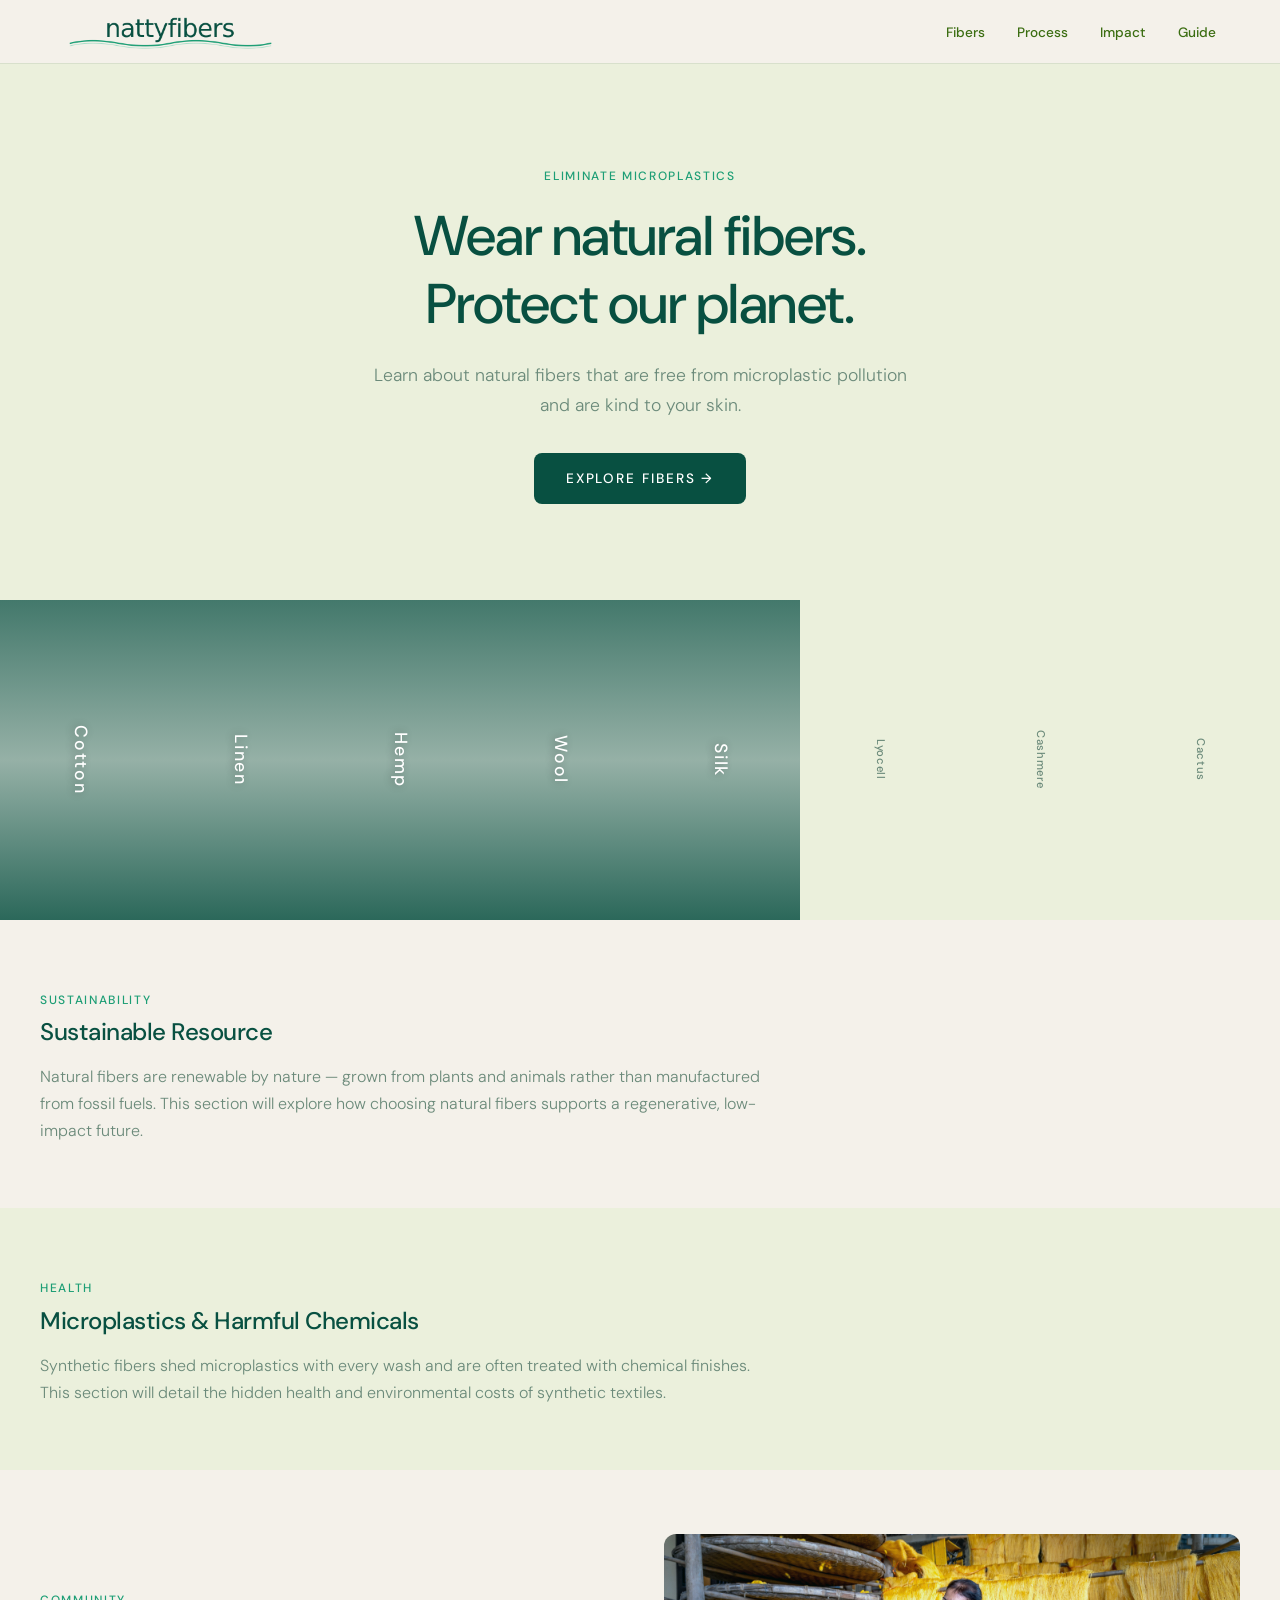
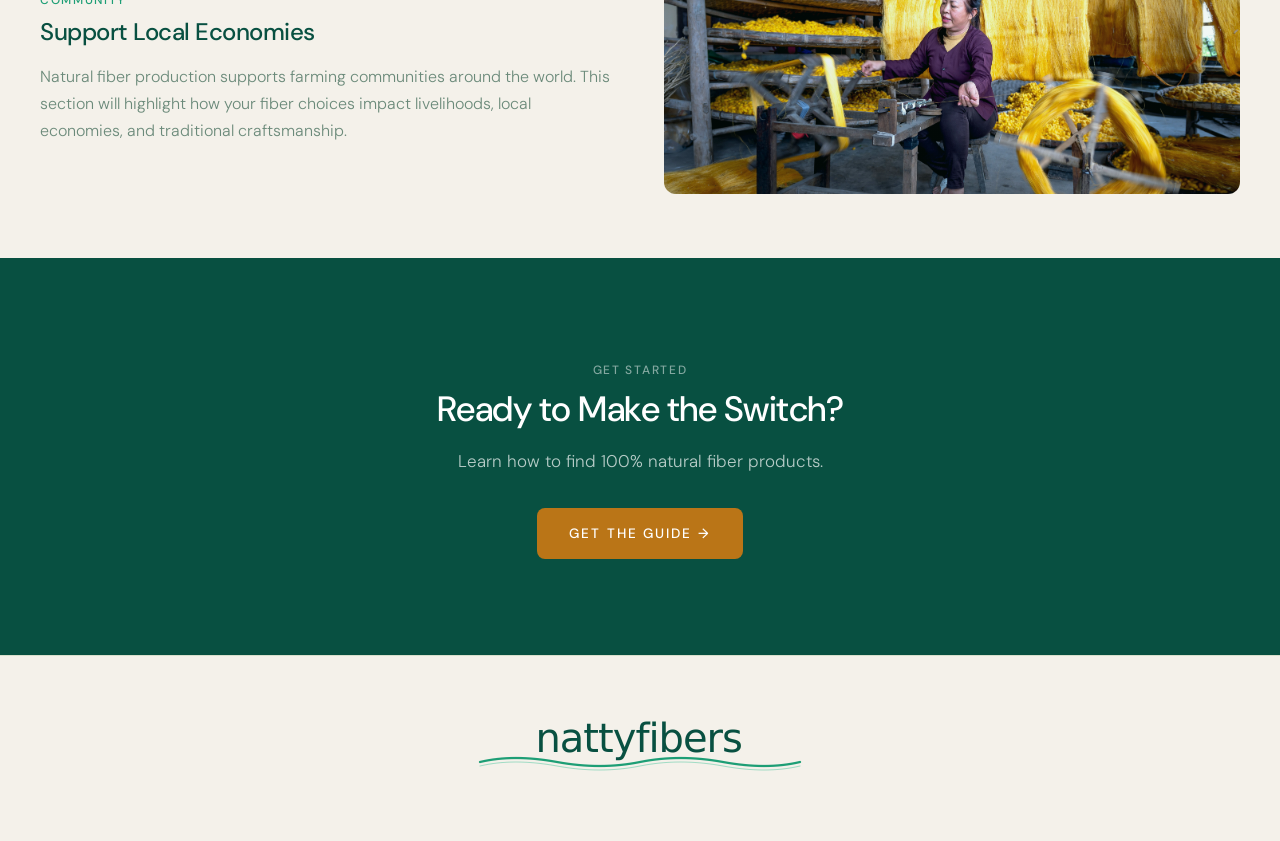
<file: index.html>
<!DOCTYPE html>
<html lang="en">
<head>
  <meta charset="utf-8">
  <meta name="viewport" content="width=device-width, initial-scale=1.0">
  <title>NattyFibers — Pure Materials for a Healthier Planet</title>
  <meta name="description" content="Discover the environmental and health benefits of natural fibers like Cotton, Hemp, Silk, Linen, and Wool. Learn how switching from synthetics reduces microplastic pollution.">
  <link rel="stylesheet" href="css/style.css">
  <link rel="canonical" href="https://nattyfibers.com/">
</head>
<body>

  <!-- ═══════════════════════════════════════════
       HEADER
       ═══════════════════════════════════════════ -->
  <header class="site-header">
    <nav class="nav-container">
      <a href="index.html" class="nav-logo">
        <img src="assets/logo.png" alt="NattyFibers" height="32">
      </a>

      <ul class="nav-links">
        <li><a href="fibers.html">Fibers</a></li>
        <li><a href="process.html">Process</a></li>
        <li><a href="impact.html">Impact</a></li>
        <li><a href="#">Guide</a></li>
      </ul>

      <button class="nav-toggle" id="navToggle" aria-label="Open menu" aria-expanded="false">
        <span></span>
        <span></span>
        <span></span>
      </button>
    </nav>
  </header>

  <div class="sidebar-overlay" id="sidebarOverlay"></div>

  <nav class="sidebar-menu" id="sidebarMenu" aria-label="Mobile navigation">
    <ul>
      <li><a href="fibers.html">Fibers</a></li>
      <li><a href="process.html">Process</a></li>
      <li><a href="impact.html">Impact</a></li>
      <li><a href="#">Guide</a></li>
    </ul>
  </nav>

  <!-- ═══════════════════════════════════════════
       HERO
       ═══════════════════════════════════════════ -->
  <section class="hero">
    <div class="hero-container">
      <div class="hero-content">
        <span class="label">Eliminate Microplastics</span>
        <h1 class="hero-title">Wear natural fibers.<br>
          Protect our planet.
        </h1>
        <p class="hero-description">
          Learn about natural fibers that are free from microplastic pollution and are kind to your skin.
        </p>
        <a href="fibers.html" class="hero-cta">Explore Fibers →</a>
      </div>
    </div>
  </section>

  <!-- ═══════════════════════════════════════════
       FIBER GALLERY
       ═══════════════════════════════════════════ -->
  <div class="fiber-gallery">

    <a href="#" class="fiber-gallery-item" style="--fiber-bg: url('https://images.pexels.com/photos/21255202/pexels-photo-21255202.jpeg');">
      <span class="fiber-gallery-name">Cotton</span>
    </a>

    <a href="#" class="fiber-gallery-item" style="--fiber-bg: url('https://images.pexels.com/photos/9751651/pexels-photo-9751651.jpeg');">
      <span class="fiber-gallery-name">Linen</span>
    </a>

    <a href="#" class="fiber-gallery-item" style="--fiber-bg: url('https://images.pexels.com/photos/10376405/pexels-photo-10376405.jpeg');">
      <span class="fiber-gallery-name">Hemp</span>
    </a>

    <a href="#" class="fiber-gallery-item" style="--fiber-bg: url('https://images.pexels.com/photos/14420643/pexels-photo-14420643.jpeg');">
      <span class="fiber-gallery-name">Wool</span>
    </a>

    <a href="#" class="fiber-gallery-item" style="--fiber-bg: url('https://images.pexels.com/photos/7686531/pexels-photo-7686531.jpeg');">
      <span class="fiber-gallery-name">Silk</span>
    </a>

    <div class="fiber-gallery-placeholder">Lyocell</div>
    <div class="fiber-gallery-placeholder">Cashmere</div>
    <div class="fiber-gallery-placeholder">Cactus</div>

  </div>

  <!-- ═══════════════════════════════════════════
       CONTENT SECTIONS
       ═══════════════════════════════════════════ -->
  <section class="content-section">
    <div class="content-section-inner">
      <span class="label">Sustainability</span>
      <h3>Sustainable Resource</h3>
      <p>
        Natural fibers are renewable by nature — grown from plants and animals
        rather than manufactured from fossil fuels. This section will explore
        how choosing natural fibers supports a regenerative, low-impact future.
      </p>
    </div>
  </section>

  <section class="content-section">
    <div class="content-section-inner">
      <span class="label">Health</span>
      <h3>Microplastics & Harmful Chemicals</h3>
      <p>
        Synthetic fibers shed microplastics with every wash and are often
        treated with chemical finishes. This section will detail the hidden
        health and environmental costs of synthetic textiles.
      </p>
    </div>
  </section>

  <section class="content-section content-section--split">
    <div class="content-section-inner">
      <div>
        <span class="label">Community</span>
        <h3>Support Local Economies</h3>
        <p>
          Natural fiber production supports farming communities around the
          world. This section will highlight how your fiber choices impact
          livelihoods, local economies, and traditional craftsmanship.
        </p>
      </div>
      <div class="content-section-photo" style="background-image: url('assets/localeconomy.jpg');">
      </div>
    </div>
  </section>

  <!-- ═══════════════════════════════════════════
       CTA BANNER
       ═══════════════════════════════════════════ -->
  <section class="cta-banner">
    <span class="label" style="color: rgba(255,255,255,0.5); display: inline-block; margin-bottom: var(--space-sm);">Get Started</span>
    <h2>Ready to Make the Switch?</h2>
    <p>Learn how to find 100% natural fiber products.</p>
    <a href="#" class="cta-button">Get The Guide →</a>
  </section>

  <!-- ═══════════════════════════════════════════
       FOOTER
       ═══════════════════════════════════════════ -->
  <footer class="site-footer">
    <a href="index.html">
      <img src="assets/logo.png" alt="NattyFibers" class="footer-logo-img">
    </a>
  </footer>

  <script>
    (function() {
      var toggleBtn = document.getElementById('navToggle');
      var sidebar   = document.getElementById('sidebarMenu');
      var overlay   = document.getElementById('sidebarOverlay');
      if (toggleBtn && sidebar && overlay) {
        function openSidebar() {
          sidebar.classList.add('sidebar-menu--open');
          overlay.classList.add('sidebar-overlay--open');
          toggleBtn.setAttribute('aria-expanded', 'true');
          toggleBtn.setAttribute('aria-label', 'Close menu');
        }
        function closeSidebar() {
          sidebar.classList.remove('sidebar-menu--open');
          overlay.classList.remove('sidebar-overlay--open');
          toggleBtn.setAttribute('aria-expanded', 'false');
          toggleBtn.setAttribute('aria-label', 'Open menu');
        }
        toggleBtn.addEventListener('click', function() {
          if (sidebar.classList.contains('sidebar-menu--open')) {
            closeSidebar();
          } else {
            openSidebar();
          }
        });
        overlay.addEventListener('click', closeSidebar);
      }
    })();
  </script>

</body>
</html>
</file>
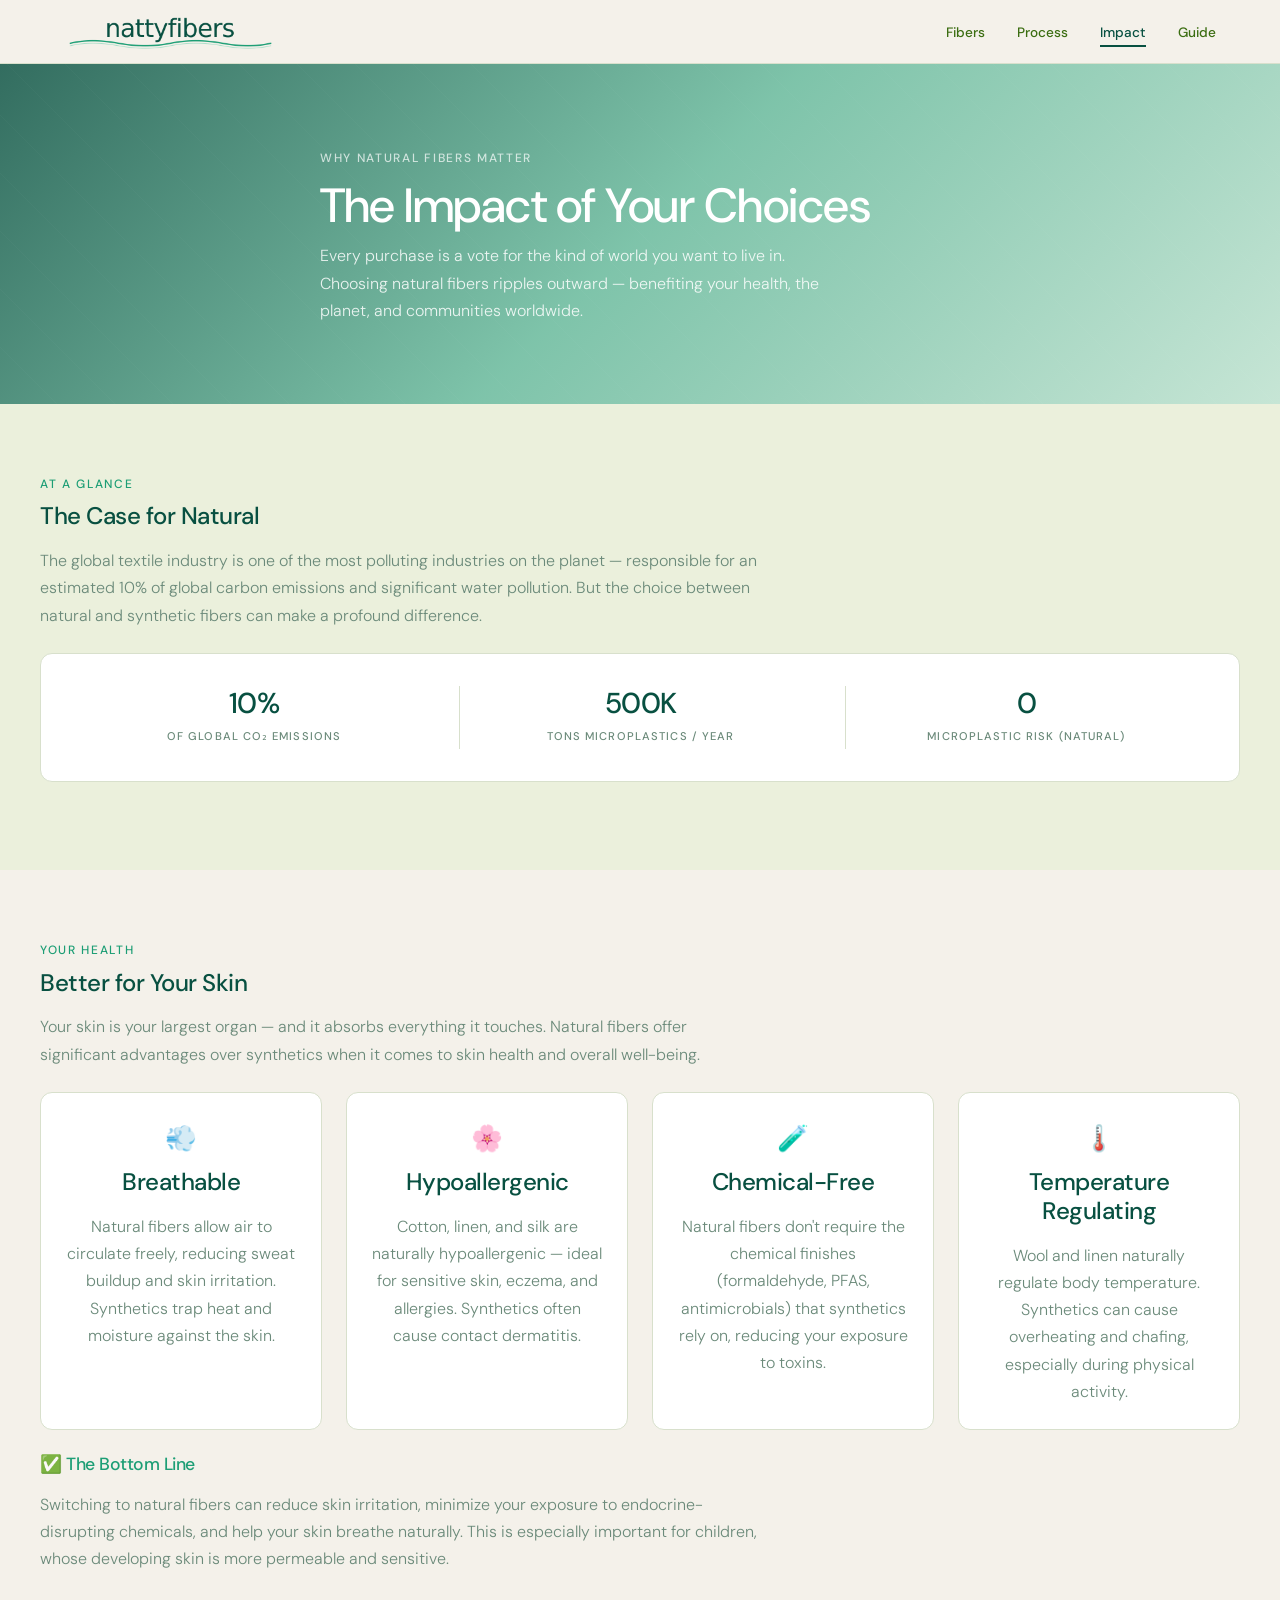
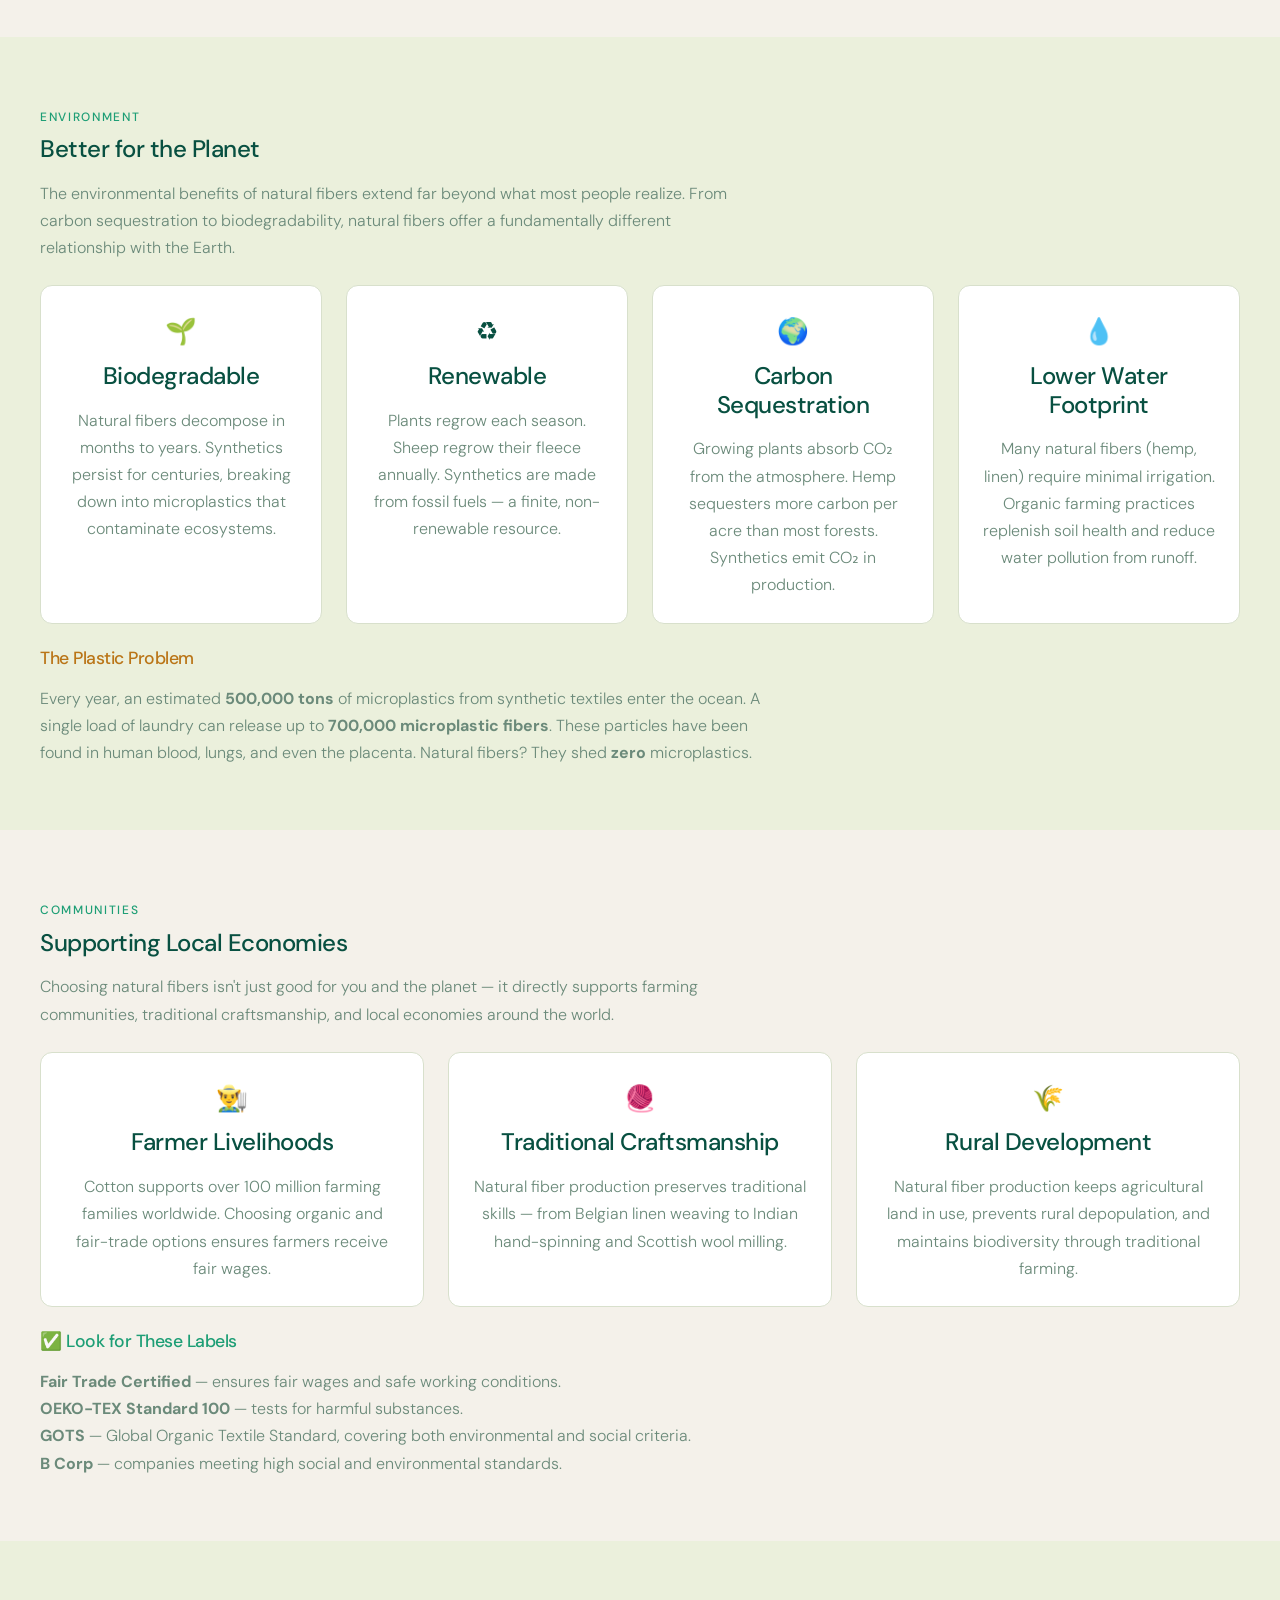
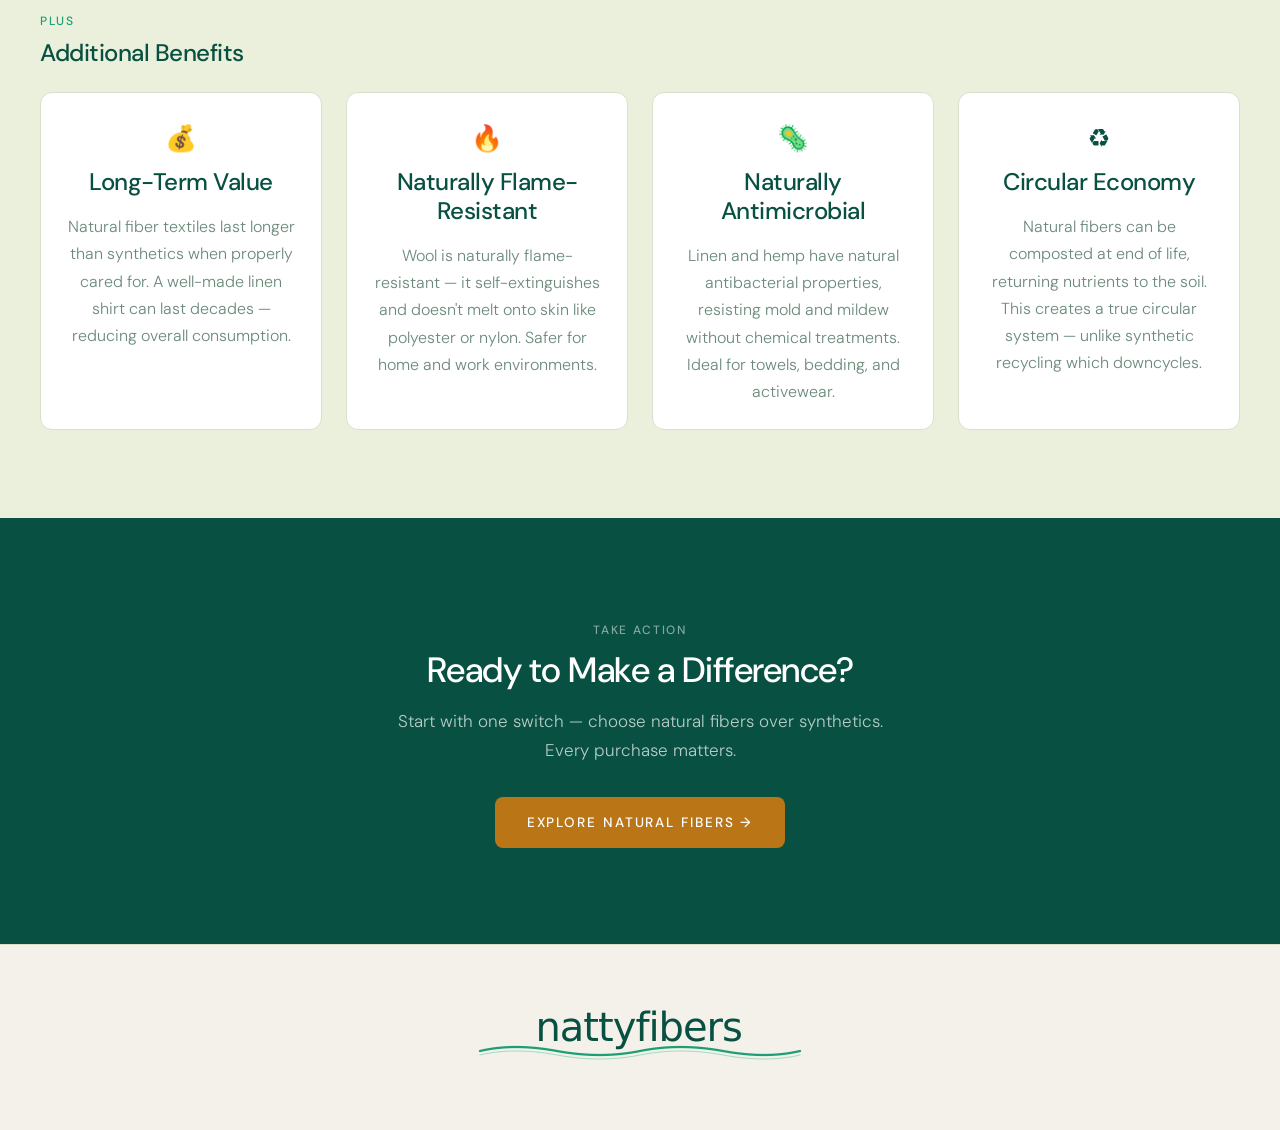
<file: impact.html>
<!DOCTYPE html>
<html lang="en">
<head>
  <meta charset="utf-8">
  <meta name="viewport" content="width=device-width, initial-scale=1.0">
  <title>Impact | NattyFibers</title>
  <meta name="description" content="Discover the far-reaching benefits of choosing natural fibers — for your skin, the planet, local economies, and a sustainable future.">
  <link rel="stylesheet" href="css/style.css">
</head>
<body>

  <header class="site-header">
    <nav class="nav-container">
      <a href="index.html" class="nav-logo">
        <img src="assets/logo.png" alt="NattyFibers" height="32">
      </a>
      <ul class="nav-links">
        <li><a href="fibers.html">Fibers</a></li>
        <li><a href="process.html">Process</a></li>
        <li><a href="impact.html" aria-current="page">Impact</a></li>
        <li><a href="#">Guide</a></li>
      </ul>
      <button class="nav-toggle" id="navToggle" aria-label="Open menu" aria-expanded="false">
        <span></span>
        <span></span>
        <span></span>
      </button>
    </nav>
  </header>

  <div class="sidebar-overlay" id="sidebarOverlay"></div>
  <nav class="sidebar-menu" id="sidebarMenu" aria-label="Mobile navigation">
    <ul>
      <li><a href="fibers.html">Fibers</a></li>
      <li><a href="process.html">Process</a></li>
      <li><a href="impact.html" aria-current="page">Impact</a></li>
      <li><a href="#">Guide</a></li>
    </ul>
  </nav>

  <!-- ═══════════════════════════════════════════
       HERO
       ═══════════════════════════════════════════ -->
  <section class="fiber-hero" style="--fiber-bg: url('https://images.pexels.com/photos/158729/lavender-field-lavender-sunset-sunset-158729.jpeg');">
    <div class="fiber-hero-inner">
      <span class="label">Why Natural Fibers Matter</span>
      <h1>The Impact of Your Choices</h1>
      <p>
        Every purchase is a vote for the kind of world you want to live in.
        Choosing natural fibers ripples outward — benefiting your health,
        the planet, and communities worldwide.
      </p>
    </div>
  </section>

  <!-- ═══════════════════════════════════════════
       OVERVIEW STATS
       ═══════════════════════════════════════════ -->
  <section class="content-section">
    <div class="content-section-inner">
      <span class="label">At a Glance</span>
      <h3>The Case for Natural</h3>
      <p>
        The global textile industry is one of the most polluting industries
        on the planet — responsible for an estimated 10% of global carbon
        emissions and significant water pollution. But the choice between
        natural and synthetic fibers can make a profound difference.
      </p>

      <div class="fiber-stats" style="margin-top:var(--space-lg);">
        <div class="fiber-stat">
          <span class="fiber-stat-value">10%</span>
          <span class="fiber-stat-label">Of Global CO₂ Emissions</span>
        </div>
        <div class="fiber-stat">
          <span class="fiber-stat-value">500K</span>
          <span class="fiber-stat-label">Tons Microplastics / Year</span>
        </div>
        <div class="fiber-stat">
          <span class="fiber-stat-value">0</span>
          <span class="fiber-stat-label">Microplastic Risk (Natural)</span>
        </div>
      </div>
    </div>
  </section>

  <!-- ═══════════════════════════════════════════
       FOR YOUR SKIN
       ═══════════════════════════════════════════ -->
  <section class="content-section">
    <div class="content-section-inner">
      <span class="label">Your Health</span>
      <h3>Better for Your Skin</h3>
      <p>
        Your skin is your largest organ — and it absorbs everything it touches.
        Natural fibers offer significant advantages over synthetics when it
        comes to skin health and overall well-being.
      </p>

      <div class="fiber-steps" style="margin-top:var(--space-lg);">
        <div class="fiber-step">
          <span class="fiber-step-icon">💨</span>
          <h3>Breathable</h3>
          <p>Natural fibers allow air to circulate freely, reducing sweat buildup and skin irritation. Synthetics trap heat and moisture against the skin.</p>
        </div>
        <div class="fiber-step">
          <span class="fiber-step-icon">🌸</span>
          <h3>Hypoallergenic</h3>
          <p>Cotton, linen, and silk are naturally hypoallergenic — ideal for sensitive skin, eczema, and allergies. Synthetics often cause contact dermatitis.</p>
        </div>
        <div class="fiber-step">
          <span class="fiber-step-icon">🧪</span>
          <h3>Chemical-Free</h3>
          <p>Natural fibers don't require the chemical finishes (formaldehyde, PFAS, antimicrobials) that synthetics rely on, reducing your exposure to toxins.</p>
        </div>
        <div class="fiber-step">
          <span class="fiber-step-icon">🌡️</span>
          <h3>Temperature Regulating</h3>
          <p>Wool and linen naturally regulate body temperature. Synthetics can cause overheating and chafing, especially during physical activity.</p>
        </div>
      </div>

      <h4 style="margin-top: var(--space-lg); color: var(--fern);">✅ The Bottom Line</h4>
      <p>
        Switching to natural fibers can reduce skin irritation, minimize
        your exposure to endocrine-disrupting chemicals, and help your
        skin breathe naturally. This is especially important for children,
        whose developing skin is more permeable and sensitive.
      </p>
    </div>
  </section>

  <!-- ═══════════════════════════════════════════
       FOR THE PLANET
       ═══════════════════════════════════════════ -->
  <section class="content-section">
    <div class="content-section-inner">
      <span class="label">Environment</span>
      <h3>Better for the Planet</h3>
      <p>
        The environmental benefits of natural fibers extend far beyond what
        most people realize. From carbon sequestration to biodegradability,
        natural fibers offer a fundamentally different relationship with
        the Earth.
      </p>

      <div class="fiber-steps" style="margin-top:var(--space-lg);">
        <div class="fiber-step">
          <span class="fiber-step-icon">🌱</span>
          <h3>Biodegradable</h3>
          <p>Natural fibers decompose in months to years. Synthetics persist for centuries, breaking down into microplastics that contaminate ecosystems.</p>
        </div>
        <div class="fiber-step">
          <span class="fiber-step-icon">♻️</span>
          <h3>Renewable</h3>
          <p>Plants regrow each season. Sheep regrow their fleece annually. Synthetics are made from fossil fuels — a finite, non-renewable resource.</p>
        </div>
        <div class="fiber-step">
          <span class="fiber-step-icon">🌍</span>
          <h3>Carbon Sequestration</h3>
          <p>Growing plants absorb CO₂ from the atmosphere. Hemp sequesters more carbon per acre than most forests. Synthetics emit CO₂ in production.</p>
        </div>
        <div class="fiber-step">
          <span class="fiber-step-icon">💧</span>
          <h3>Lower Water Footprint</h3>
          <p>Many natural fibers (hemp, linen) require minimal irrigation. Organic farming practices replenish soil health and reduce water pollution from runoff.</p>
        </div>
      </div>

      <h4 style="margin-top: var(--space-lg); color: var(--amber);">The Plastic Problem</h4>
      <p>
        Every year, an estimated <strong>500,000 tons</strong> of microplastics
        from synthetic textiles enter the ocean. A single load of laundry can
        release up to <strong>700,000 microplastic fibers</strong>. These
        particles have been found in human blood, lungs, and even the
        placenta. Natural fibers? They shed <strong>zero</strong> microplastics.
      </p>
    </div>
  </section>

  <!-- ═══════════════════════════════════════════
       FOR LOCAL ECONOMIES
       ═══════════════════════════════════════════ -->
  <section class="content-section">
    <div class="content-section-inner">
      <span class="label">Communities</span>
      <h3>Supporting Local Economies</h3>
      <p>
        Choosing natural fibers isn't just good for you and the planet — it
        directly supports farming communities, traditional craftsmanship, and
        local economies around the world.
      </p>

      <div class="fiber-steps" style="margin-top:var(--space-lg);">
        <div class="fiber-step">
          <span class="fiber-step-icon">👨‍🌾</span>
          <h3>Farmer Livelihoods</h3>
          <p>Cotton supports over 100 million farming families worldwide. Choosing organic and fair-trade options ensures farmers receive fair wages.</p>
        </div>
        <div class="fiber-step">
          <span class="fiber-step-icon">🧶</span>
          <h3>Traditional Craftsmanship</h3>
          <p>Natural fiber production preserves traditional skills — from Belgian linen weaving to Indian hand-spinning and Scottish wool milling.</p>
        </div>
        <div class="fiber-step">
          <span class="fiber-step-icon">🌾</span>
          <h3>Rural Development</h3>
          <p>Natural fiber production keeps agricultural land in use, prevents rural depopulation, and maintains biodiversity through traditional farming.</p>
        </div>
      </div>

      <h4 style="margin-top: var(--space-lg); color: var(--fern);">✅ Look for These Labels</h4>
      <p>
        <strong>Fair Trade Certified</strong> — ensures fair wages and safe working conditions.<br>
        <strong>OEKO-TEX Standard 100</strong> — tests for harmful substances.<br>
        <strong>GOTS</strong> — Global Organic Textile Standard, covering both environmental and social criteria.<br>
        <strong>B Corp</strong> — companies meeting high social and environmental standards.
      </p>
    </div>
  </section>

  <!-- ═══════════════════════════════════════════
       MORE BENEFITS
       ═══════════════════════════════════════════ -->
  <section class="content-section">
    <div class="content-section-inner">
      <span class="label">Plus</span>
      <h3>Additional Benefits</h3>

      <div class="fiber-steps" style="margin-top:var(--space-lg);">
        <div class="fiber-step">
          <span class="fiber-step-icon">💰</span>
          <h3>Long-Term Value</h3>
          <p>Natural fiber textiles last longer than synthetics when properly cared for. A well-made linen shirt can last decades — reducing overall consumption.</p>
        </div>
        <div class="fiber-step">
          <span class="fiber-step-icon">🔥</span>
          <h3>Naturally Flame-Resistant</h3>
          <p>Wool is naturally flame-resistant — it self-extinguishes and doesn't melt onto skin like polyester or nylon. Safer for home and work environments.</p>
        </div>
        <div class="fiber-step">
          <span class="fiber-step-icon">🦠</span>
          <h3>Naturally Antimicrobial</h3>
          <p>Linen and hemp have natural antibacterial properties, resisting mold and mildew without chemical treatments. Ideal for towels, bedding, and activewear.</p>
        </div>
        <div class="fiber-step">
          <span class="fiber-step-icon">♻️</span>
          <h3>Circular Economy</h3>
          <p>Natural fibers can be composted at end of life, returning nutrients to the soil. This creates a true circular system — unlike synthetic recycling which downcycles.</p>
        </div>
      </div>
    </div>
  </section>

  <!-- ═══════════════════════════════════════════
       CTA
       ═══════════════════════════════════════════ -->
  <section class="cta-banner">
    <span class="label" style="color: rgba(255,255,255,0.5); display: inline-block; margin-bottom: var(--space-sm);">Take Action</span>
    <h2>Ready to Make a Difference?</h2>
    <p>Start with one switch — choose natural fibers over synthetics. Every purchase matters.</p>
    <a href="fibers.html" class="cta-button">Explore Natural Fibers →</a>
  </section>

  <!-- ═══════════════════════════════════════════
       FOOTER
       ═══════════════════════════════════════════ -->
  <footer class="site-footer">
    <a href="index.html">
      <img src="assets/logo.png" alt="NattyFibers" class="footer-logo-img">
    </a>
  </footer>

  <script>
    (function() {
      var toggleBtn = document.getElementById('navToggle');
      var sidebar   = document.getElementById('sidebarMenu');
      var overlay   = document.getElementById('sidebarOverlay');
      if (toggleBtn && sidebar && overlay) {
        function openSidebar() {
          sidebar.classList.add('sidebar-menu--open');
          overlay.classList.add('sidebar-overlay--open');
          toggleBtn.setAttribute('aria-expanded', 'true');
          toggleBtn.setAttribute('aria-label', 'Close menu');
        }
        function closeSidebar() {
          sidebar.classList.remove('sidebar-menu--open');
          overlay.classList.remove('sidebar-overlay--open');
          toggleBtn.setAttribute('aria-expanded', 'false');
          toggleBtn.setAttribute('aria-label', 'Open menu');
        }
        toggleBtn.addEventListener('click', function() {
          if (sidebar.classList.contains('sidebar-menu--open')) {
            closeSidebar();
          } else {
            openSidebar();
          }
        });
        overlay.addEventListener('click', closeSidebar);
      }
    })();
  </script>

</body>
</html>
</file>
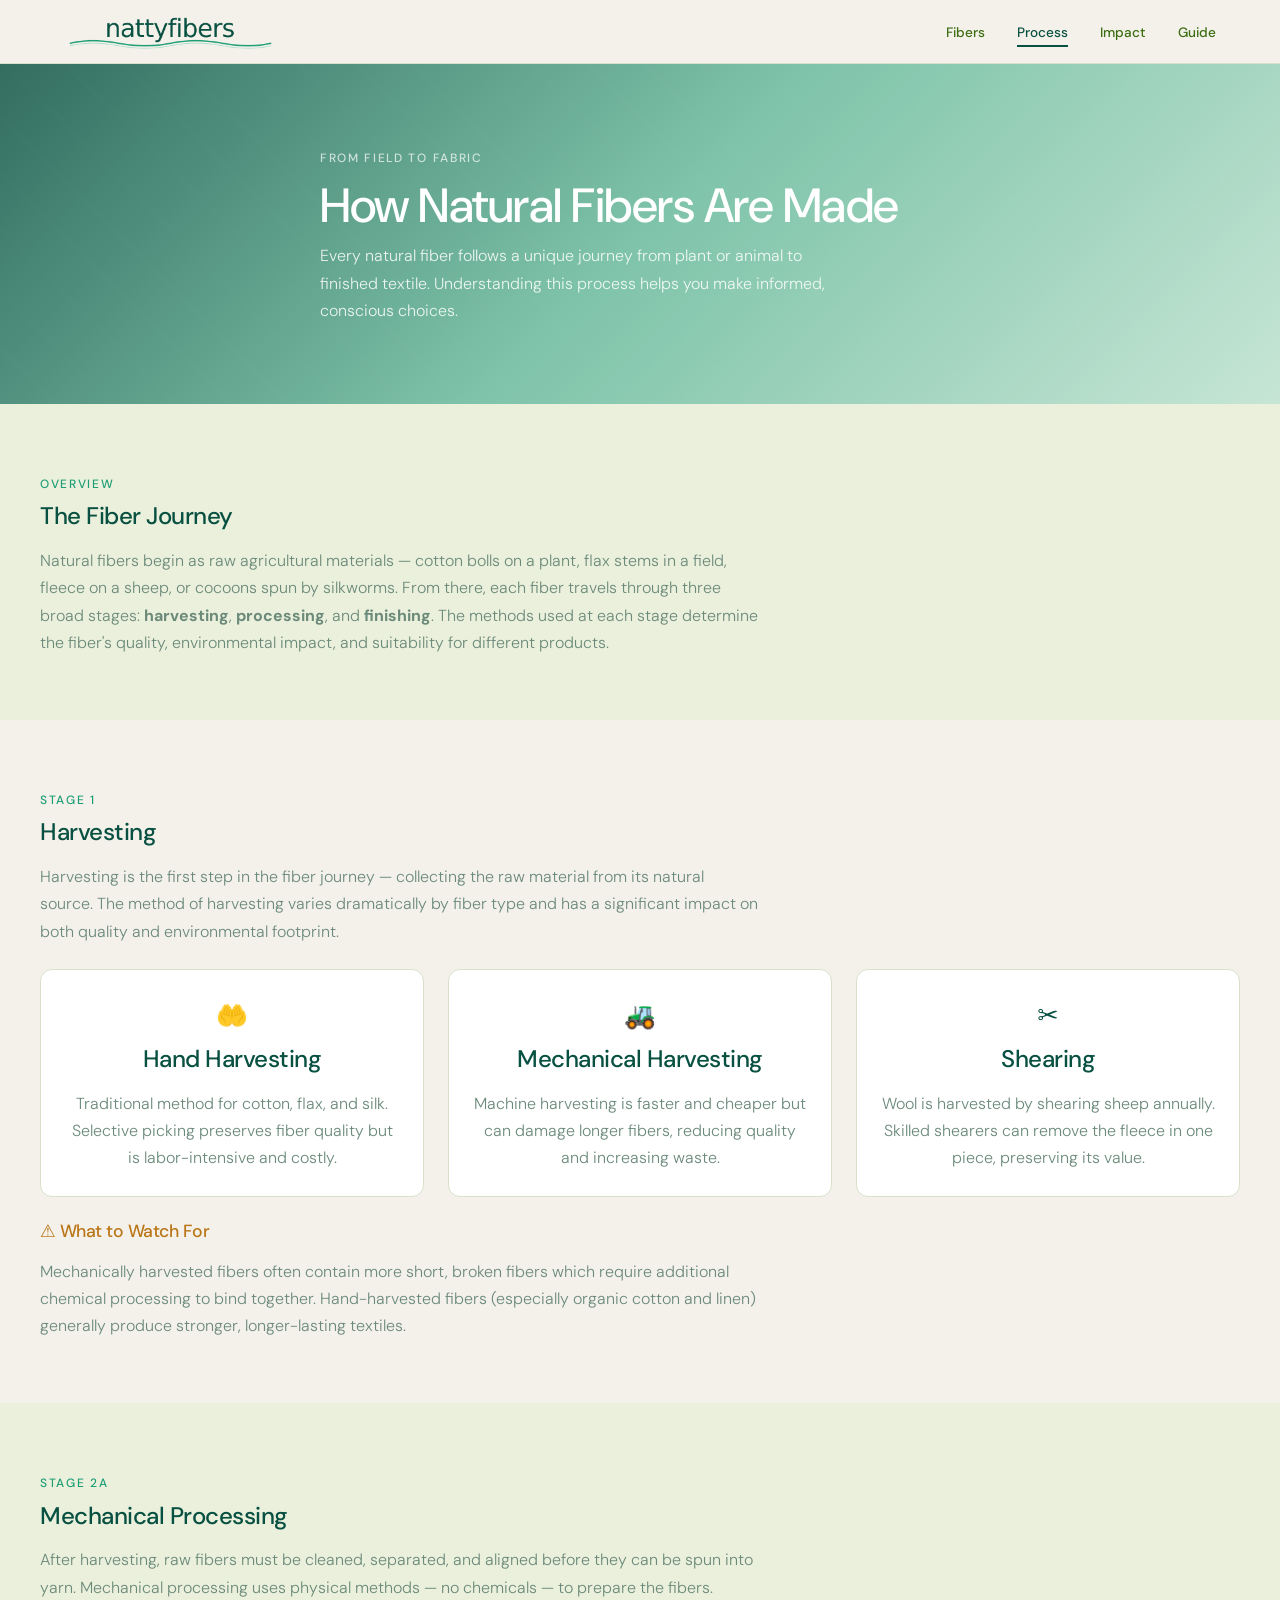
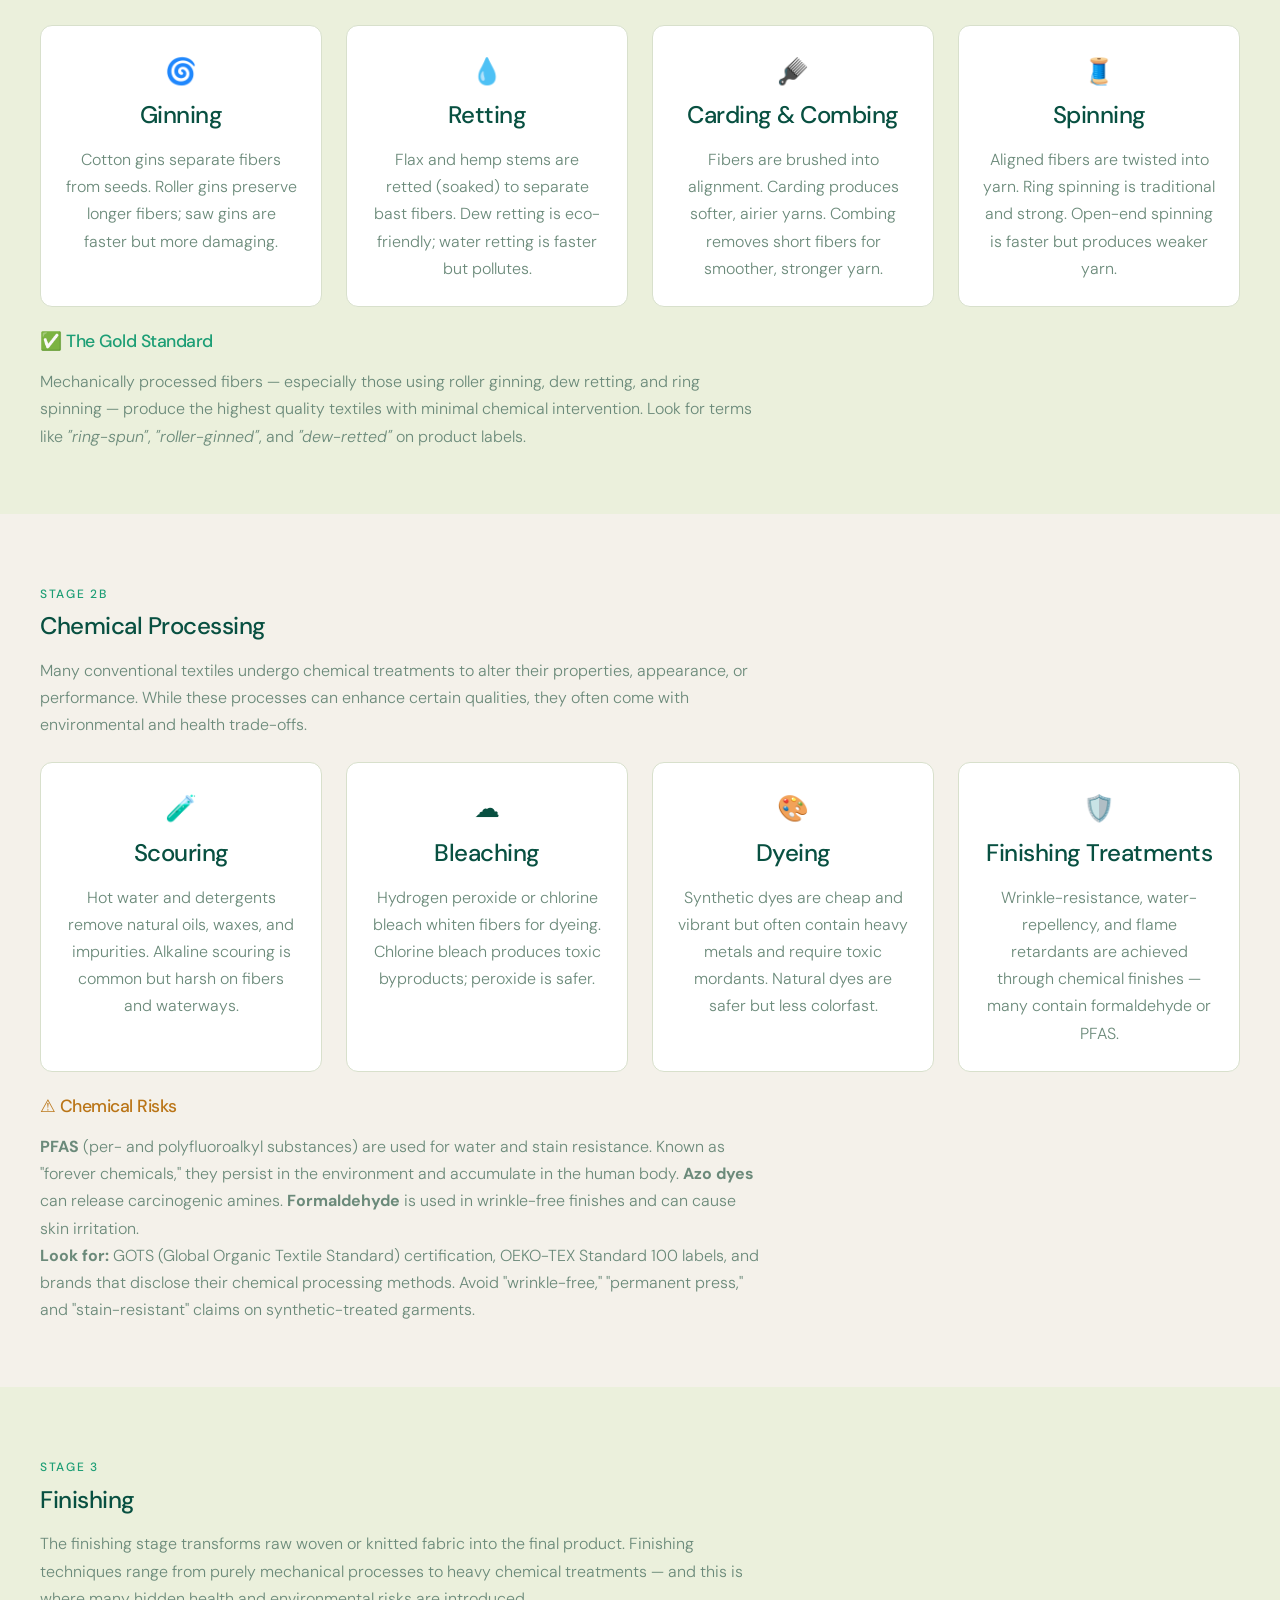
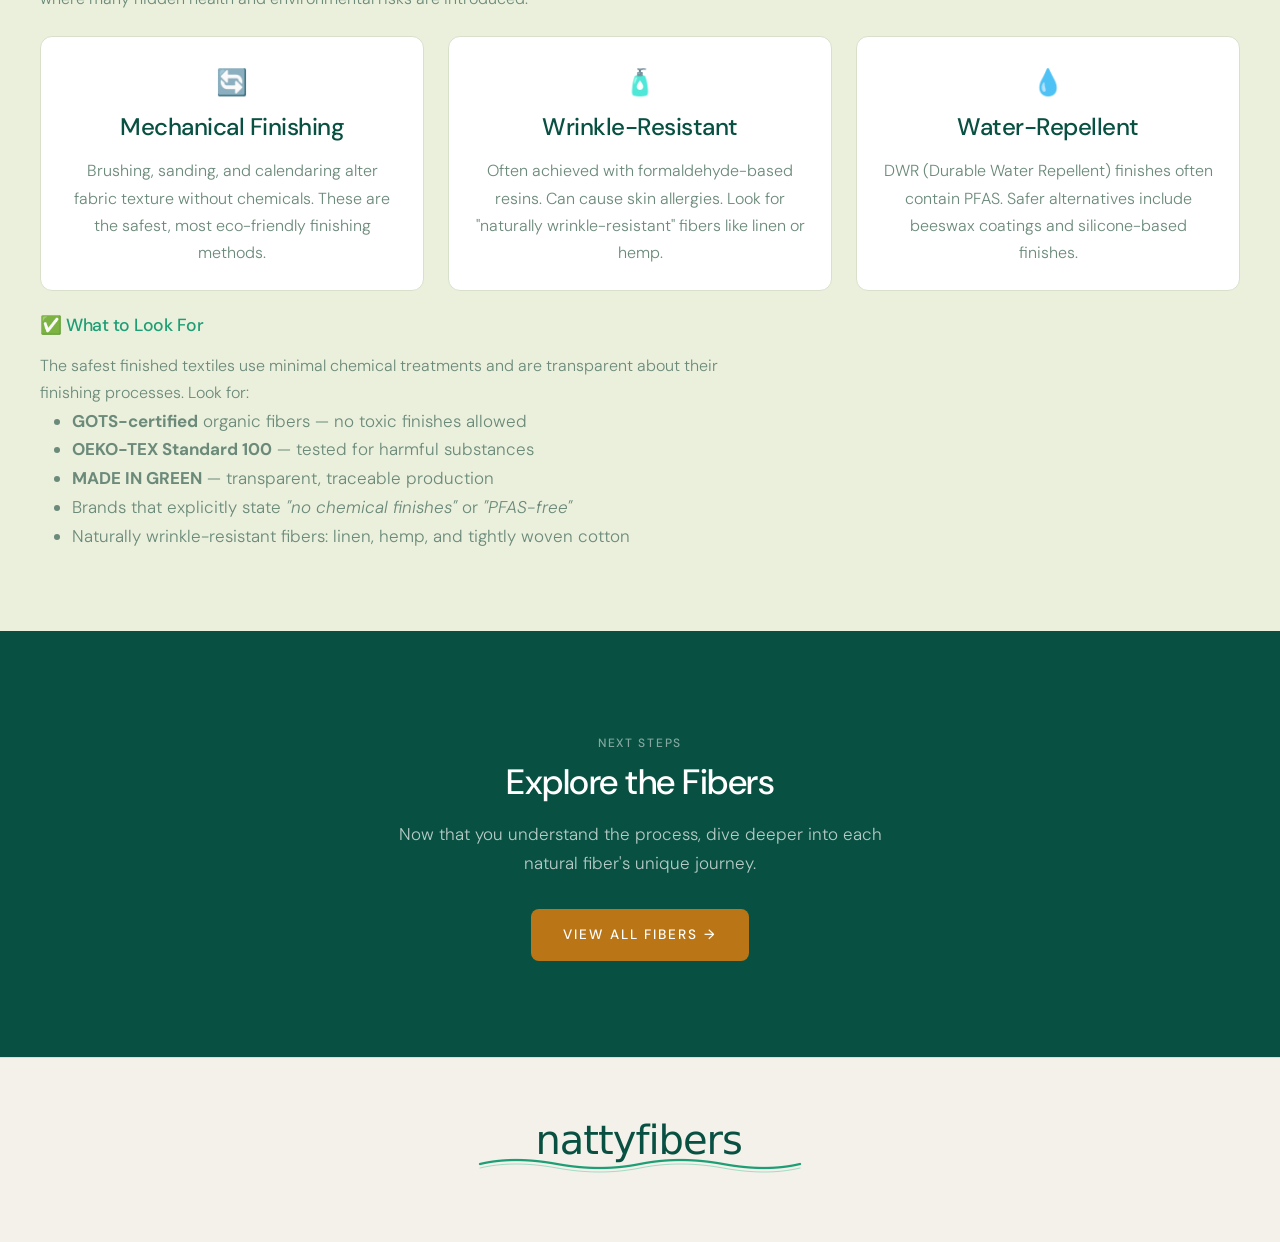
<file: process.html>
<!DOCTYPE html>
<html lang="en">
<head>
  <meta charset="utf-8">
  <meta name="viewport" content="width=device-width, initial-scale=1.0">
  <title>Process | NattyFibers</title>
  <meta name="description" content="Learn how natural fibers go from field to fabric — exploring harvesting, processing, and finishing methods across the textile industry.">
  <link rel="stylesheet" href="css/style.css">
</head>
<body>

  <header class="site-header">
    <nav class="nav-container">
      <a href="index.html" class="nav-logo">
        <img src="assets/logo.png" alt="NattyFibers" height="32">
      </a>
      <ul class="nav-links">
        <li><a href="fibers.html">Fibers</a></li>
        <li><a href="process.html" aria-current="page">Process</a></li>
        <li><a href="impact.html">Impact</a></li>
        <li><a href="#">Guide</a></li>
      </ul>
      <button class="nav-toggle" id="navToggle" aria-label="Open menu" aria-expanded="false">
        <span></span>
        <span></span>
        <span></span>
      </button>
    </nav>
  </header>

  <div class="sidebar-overlay" id="sidebarOverlay"></div>
  <nav class="sidebar-menu" id="sidebarMenu" aria-label="Mobile navigation">
    <ul>
      <li><a href="fibers.html">Fibers</a></li>
      <li><a href="process.html" aria-current="page">Process</a></li>
      <li><a href="impact.html">Impact</a></li>
      <li><a href="#">Guide</a></li>
    </ul>
  </nav>

  <!-- ═══════════════════════════════════════════
       HERO
       ═══════════════════════════════════════════ -->
  <section class="fiber-hero" style="--fiber-bg: url('https://images.pexels.com/photos/207153/pexels-photo-207153.jpeg');">
    <div class="fiber-hero-inner">
      <span class="label">From Field to Fabric</span>
      <h1>How Natural Fibers Are Made</h1>
      <p>
        Every natural fiber follows a unique journey from plant or animal
        to finished textile. Understanding this process helps you make
        informed, conscious choices.
      </p>
    </div>
  </section>

  <!-- ═══════════════════════════════════════════
       OVERVIEW
       ═══════════════════════════════════════════ -->
  <section class="content-section">
    <div class="content-section-inner">
      <span class="label">Overview</span>
      <h3>The Fiber Journey</h3>
      <p>
        Natural fibers begin as raw agricultural materials — cotton bolls on a
        plant, flax stems in a field, fleece on a sheep, or cocoons spun by
        silkworms. From there, each fiber travels through three broad stages:
        <strong>harvesting</strong>, <strong>processing</strong>, and
        <strong>finishing</strong>. The methods used at each stage determine
        the fiber's quality, environmental impact, and suitability for
        different products.
      </p>
    </div>
  </section>

  <!-- ═══════════════════════════════════════════
       HARVESTING
       ═══════════════════════════════════════════ -->
  <section class="content-section">
    <div class="content-section-inner">
      <span class="label">Stage 1</span>
      <h3>Harvesting</h3>
      <p>
        Harvesting is the first step in the fiber journey — collecting the raw
        material from its natural source. The method of harvesting varies
        dramatically by fiber type and has a significant impact on both
        quality and environmental footprint.
      </p>

      <div class="fiber-steps" style="margin-top:var(--space-lg);">
        <div class="fiber-step">
          <span class="fiber-step-icon">🤲</span>
          <h3>Hand Harvesting</h3>
          <p>Traditional method for cotton, flax, and silk. Selective picking preserves fiber quality but is labor-intensive and costly.</p>
        </div>
        <div class="fiber-step">
          <span class="fiber-step-icon">🚜</span>
          <h3>Mechanical Harvesting</h3>
          <p>Machine harvesting is faster and cheaper but can damage longer fibers, reducing quality and increasing waste.</p>
        </div>
        <div class="fiber-step">
          <span class="fiber-step-icon">✂️</span>
          <h3>Shearing</h3>
          <p>Wool is harvested by shearing sheep annually. Skilled shearers can remove the fleece in one piece, preserving its value.</p>
        </div>
      </div>

      <h4 style="margin-top: var(--space-lg); color: var(--amber);">⚠ What to Watch For</h4>
      <p>
        Mechanically harvested fibers often contain more short, broken fibers
        which require additional chemical processing to bind together.
        Hand-harvested fibers (especially organic cotton and linen)
        generally produce stronger, longer-lasting textiles.
      </p>
    </div>
  </section>

  <!-- ═══════════════════════════════════════════
       MECHANICAL PROCESSING
       ═══════════════════════════════════════════ -->
  <section class="content-section">
    <div class="content-section-inner">
      <span class="label">Stage 2a</span>
      <h3>Mechanical Processing</h3>
      <p>
        After harvesting, raw fibers must be cleaned, separated, and aligned
        before they can be spun into yarn. Mechanical processing uses physical
        methods — no chemicals — to prepare the fibers.
      </p>

      <div class="fiber-steps" style="margin-top:var(--space-lg);">
        <div class="fiber-step">
          <span class="fiber-step-icon">🌀</span>
          <h3>Ginning</h3>
          <p>Cotton gins separate fibers from seeds. Roller gins preserve longer fibers; saw gins are faster but more damaging.</p>
        </div>
        <div class="fiber-step">
          <span class="fiber-step-icon">💧</span>
          <h3>Retting</h3>
          <p>Flax and hemp stems are retted (soaked) to separate bast fibers. Dew retting is eco-friendly; water retting is faster but pollutes.</p>
        </div>
        <div class="fiber-step">
          <span class="fiber-step-icon">🪮</span>
          <h3>Carding & Combing</h3>
          <p>Fibers are brushed into alignment. Carding produces softer, airier yarns. Combing removes short fibers for smoother, stronger yarn.</p>
        </div>
        <div class="fiber-step">
          <span class="fiber-step-icon">🧵</span>
          <h3>Spinning</h3>
          <p>Aligned fibers are twisted into yarn. Ring spinning is traditional and strong. Open-end spinning is faster but produces weaker yarn.</p>
        </div>
      </div>

      <h4 style="margin-top: var(--space-lg); color: var(--fern);">✅ The Gold Standard</h4>
      <p>
        Mechanically processed fibers — especially those using roller ginning,
        dew retting, and ring spinning — produce the highest quality textiles
        with minimal chemical intervention. Look for terms like
        <em>"ring-spun"</em>, <em>"roller-ginned"</em>, and
        <em>"dew-retted"</em> on product labels.
      </p>
    </div>
  </section>

  <!-- ═══════════════════════════════════════════
       CHEMICAL PROCESSING
       ═══════════════════════════════════════════ -->
  <section class="content-section">
    <div class="content-section-inner">
      <span class="label">Stage 2b</span>
      <h3>Chemical Processing</h3>
      <p>
        Many conventional textiles undergo chemical treatments to alter their
        properties, appearance, or performance. While these processes can
        enhance certain qualities, they often come with environmental and
        health trade-offs.
      </p>

      <div class="fiber-steps" style="margin-top:var(--space-lg);">
        <div class="fiber-step">
          <span class="fiber-step-icon">🧪</span>
          <h3>Scouring</h3>
          <p>Hot water and detergents remove natural oils, waxes, and impurities. Alkaline scouring is common but harsh on fibers and waterways.</p>
        </div>
        <div class="fiber-step">
          <span class="fiber-step-icon">☁️</span>
          <h3>Bleaching</h3>
          <p>Hydrogen peroxide or chlorine bleach whiten fibers for dyeing. Chlorine bleach produces toxic byproducts; peroxide is safer.</p>
        </div>
        <div class="fiber-step">
          <span class="fiber-step-icon">🎨</span>
          <h3>Dyeing</h3>
          <p>Synthetic dyes are cheap and vibrant but often contain heavy metals and require toxic mordants. Natural dyes are safer but less colorfast.</p>
        </div>
        <div class="fiber-step">
          <span class="fiber-step-icon">🛡️</span>
          <h3>Finishing Treatments</h3>
          <p>Wrinkle-resistance, water-repellency, and flame retardants are achieved through chemical finishes — many contain formaldehyde or PFAS.</p>
        </div>
      </div>

      <h4 style="margin-top: var(--space-lg); color: var(--amber);">⚠ Chemical Risks</h4>
      <p>
        <strong>PFAS</strong> (per- and polyfluoroalkyl substances) are used for
        water and stain resistance. Known as "forever chemicals," they persist
        in the environment and accumulate in the human body. <strong>Azo dyes</strong>
        can release carcinogenic amines. <strong>Formaldehyde</strong> is used in
        wrinkle-free finishes and can cause skin irritation.
      </p>
      <p>
        <strong>Look for:</strong> GOTS (Global Organic Textile Standard)
        certification, OEKO-TEX Standard 100 labels, and brands that disclose
        their chemical processing methods. Avoid "wrinkle-free," "permanent
        press," and "stain-resistant" claims on synthetic-treated garments.
      </p>
    </div>
  </section>

  <!-- ═══════════════════════════════════════════
       FINISHING
       ═══════════════════════════════════════════ -->
  <section class="content-section">
    <div class="content-section-inner">
      <span class="label">Stage 3</span>
      <h3>Finishing</h3>
      <p>
        The finishing stage transforms raw woven or knitted fabric into the
        final product. Finishing techniques range from purely mechanical
        processes to heavy chemical treatments — and this is where many
        hidden health and environmental risks are introduced.
      </p>

      <div class="fiber-steps" style="margin-top:var(--space-lg);">
        <div class="fiber-step">
          <span class="fiber-step-icon">🔄</span>
          <h3>Mechanical Finishing</h3>
          <p>Brushing, sanding, and calendaring alter fabric texture without chemicals. These are the safest, most eco-friendly finishing methods.</p>
        </div>
        <div class="fiber-step">
          <span class="fiber-step-icon">🧴</span>
          <h3>Wrinkle-Resistant</h3>
          <p>Often achieved with formaldehyde-based resins. Can cause skin allergies. Look for "naturally wrinkle-resistant" fibers like linen or hemp.</p>
        </div>
        <div class="fiber-step">
          <span class="fiber-step-icon">💧</span>
          <h3>Water-Repellent</h3>
          <p>DWR (Durable Water Repellent) finishes often contain PFAS. Safer alternatives include beeswax coatings and silicone-based finishes.</p>
        </div>
      </div>

      <h4 style="margin-top: var(--space-lg); color: var(--fern);">✅ What to Look For</h4>
      <p>
        The safest finished textiles use minimal chemical treatments and are
        transparent about their finishing processes. Look for:
      </p>
      <ul style="color:var(--color-muted); padding-left:var(--space-xl); margin-bottom:var(--space-md);">
        <li><strong>GOTS-certified</strong> organic fibers — no toxic finishes allowed</li>
        <li><strong>OEKO-TEX Standard 100</strong> — tested for harmful substances</li>
        <li><strong>MADE IN GREEN</strong> — transparent, traceable production</li>
        <li>Brands that explicitly state <em>"no chemical finishes"</em> or <em>"PFAS-free"</em></li>
        <li>Naturally wrinkle-resistant fibers: linen, hemp, and tightly woven cotton</li>
      </ul>
    </div>
  </section>

  <!-- ═══════════════════════════════════════════
       CTA
       ═══════════════════════════════════════════ -->
  <section class="cta-banner">
    <span class="label" style="color: rgba(255,255,255,0.5); display: inline-block; margin-bottom: var(--space-sm);">Next Steps</span>
    <h2>Explore the Fibers</h2>
    <p>Now that you understand the process, dive deeper into each natural fiber's unique journey.</p>
    <a href="fibers.html" class="cta-button">View All Fibers →</a>
  </section>

  <!-- ═══════════════════════════════════════════
       FOOTER
       ═══════════════════════════════════════════ -->
  <footer class="site-footer">
    <a href="index.html">
      <img src="assets/logo.png" alt="NattyFibers" class="footer-logo-img">
    </a>
  </footer>

  <script>
    (function() {
      var toggleBtn = document.getElementById('navToggle');
      var sidebar   = document.getElementById('sidebarMenu');
      var overlay   = document.getElementById('sidebarOverlay');
      if (toggleBtn && sidebar && overlay) {
        function openSidebar() {
          sidebar.classList.add('sidebar-menu--open');
          overlay.classList.add('sidebar-overlay--open');
          toggleBtn.setAttribute('aria-expanded', 'true');
          toggleBtn.setAttribute('aria-label', 'Close menu');
        }
        function closeSidebar() {
          sidebar.classList.remove('sidebar-menu--open');
          overlay.classList.remove('sidebar-overlay--open');
          toggleBtn.setAttribute('aria-expanded', 'false');
          toggleBtn.setAttribute('aria-label', 'Open menu');
        }
        toggleBtn.addEventListener('click', function() {
          if (sidebar.classList.contains('sidebar-menu--open')) {
            closeSidebar();
          } else {
            openSidebar();
          }
        });
        overlay.addEventListener('click', closeSidebar);
      }
    })();
  </script>

</body>
</html>
</file>
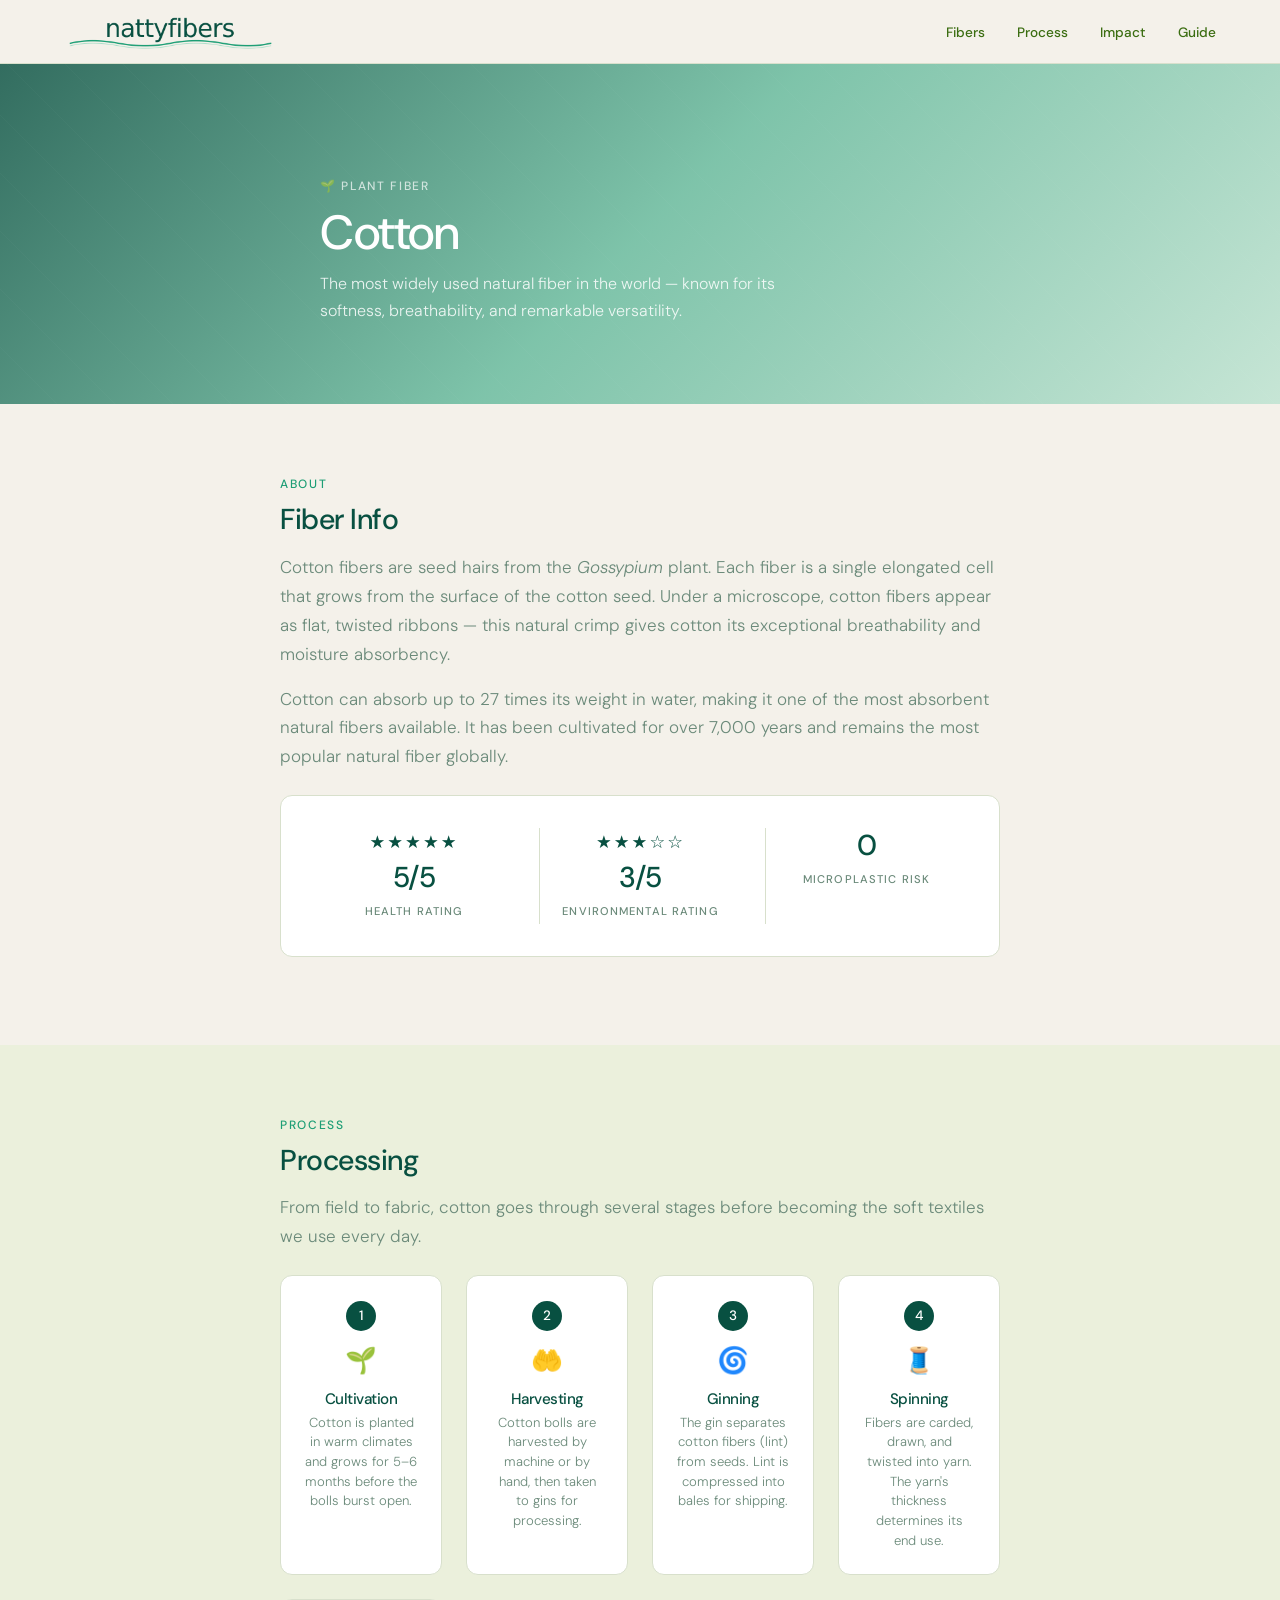
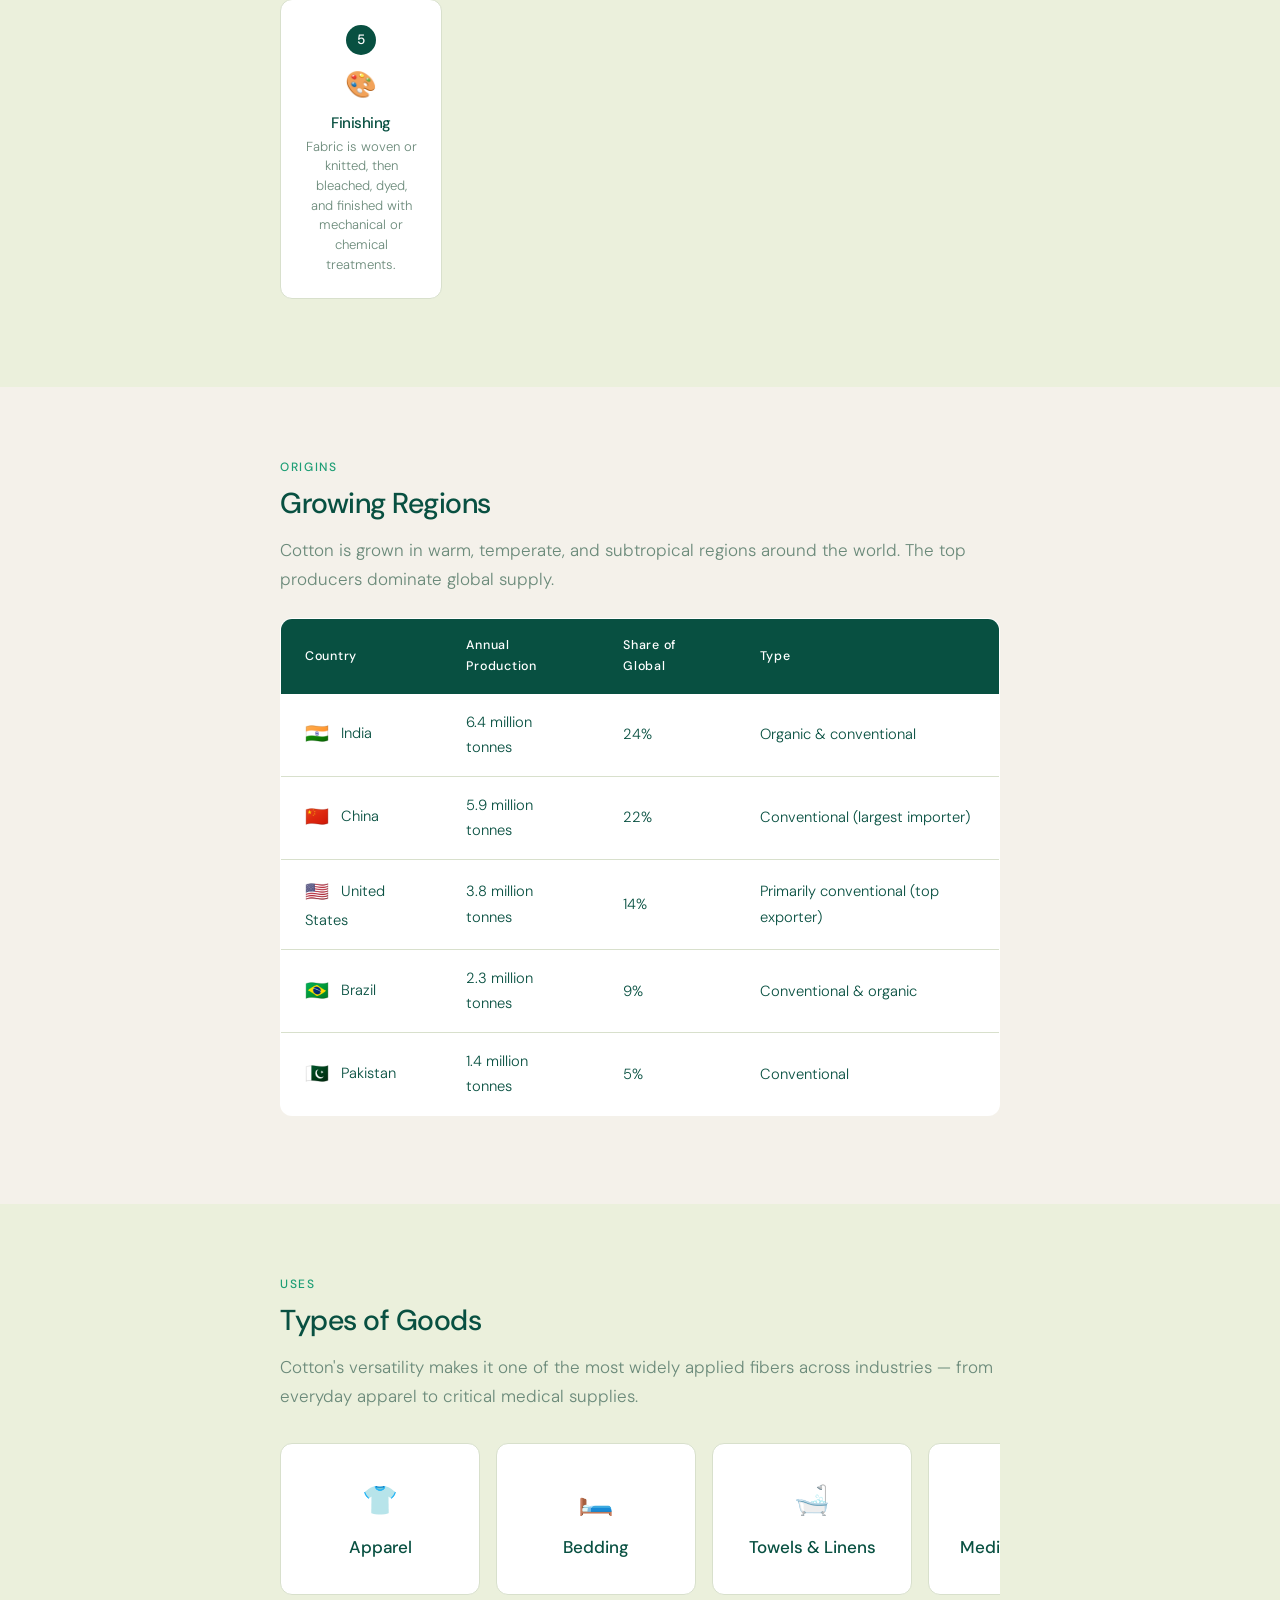
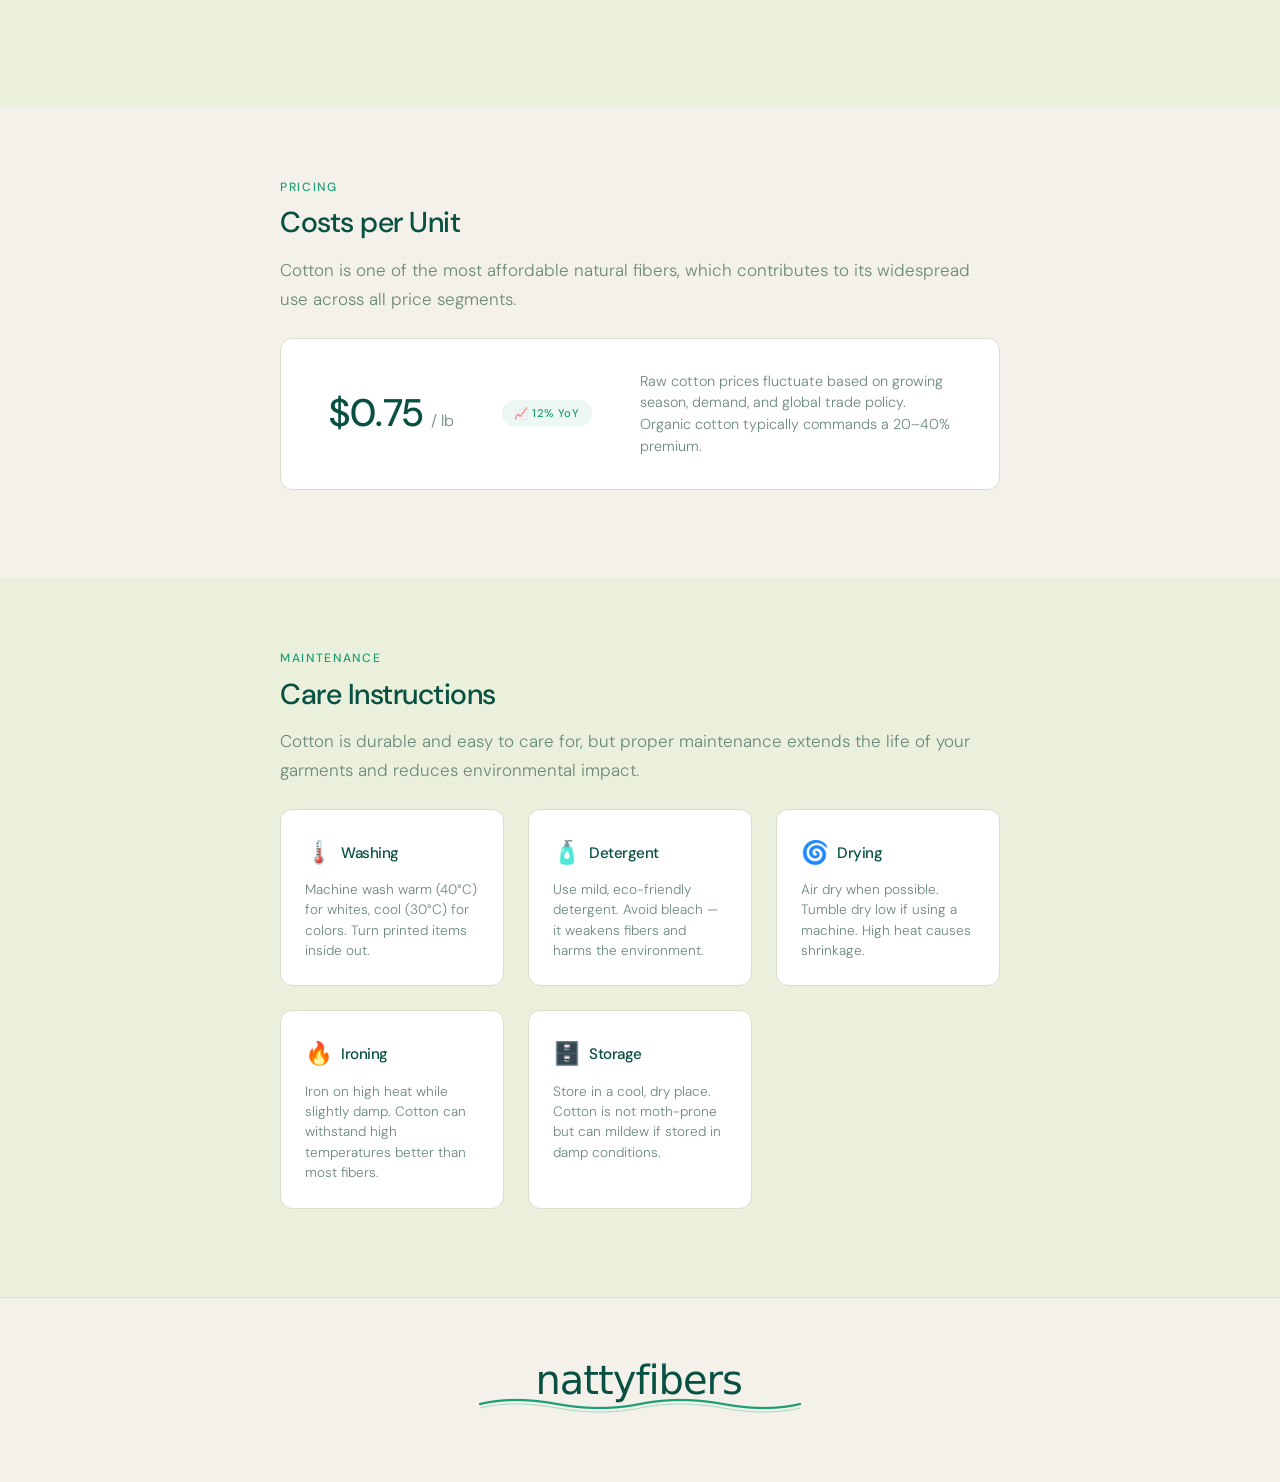
<file: fibers/cotton.html>
<!DOCTYPE html>
<html lang="en">
<head>
  <meta charset="utf-8">
  <meta name="viewport" content="width=device-width, initial-scale=1.0">
  <title>Cotton | NattyFibers</title>
  <meta name="description" content="Discover cotton — the world's most widely used natural fiber. Learn about its properties, processing, origins, and how to care for it.">
  <link rel="stylesheet" href="../css/style.css">
</head>
<body>

  <!-- ═══════════════════════════════════════════
       HEADER
       ═══════════════════════════════════════════ -->
  <header class="site-header">
    <nav class="nav-container">
      <a href="../index.html" class="nav-logo">
        <img src="../assets/logo.png" alt="NattyFibers" height="32">
      </a>
      <ul class="nav-links">
        <li><a href="../fibers.html">Fibers</a></li>
        <li><a href="../process.html">Process</a></li>
        <li><a href="../impact.html">Impact</a></li>
        <li><a href="#">Guide</a></li>
      </ul>
      <button class="nav-toggle" id="navToggle" aria-label="Open menu" aria-expanded="false">
        <span></span>
        <span></span>
        <span></span>
      </button>
    </nav>
  </header>

  <div class="sidebar-overlay" id="sidebarOverlay"></div>
  <nav class="sidebar-menu" id="sidebarMenu" aria-label="Mobile navigation">
    <ul>
      <li><a href="../fibers.html">Fibers</a></li>
      <li><a href="../process.html">Process</a></li>
      <li><a href="../impact.html">Impact</a></li>
      <li><a href="#">Guide</a></li>
    </ul>
  </nav>

  <!-- ═══════════════════════════════════════════
       HERO
       ═══════════════════════════════════════════ -->
  <section class="fiber-hero" style="--fiber-bg: url('https://images.pexels.com/photos/21255202/pexels-photo-21255202.jpeg');">
    <div class="fiber-hero-inner">
      <span class="label">🌱 Plant Fiber</span>
      <h1>Cotton</h1>
      <p>
        The most widely used natural fiber in the world — known for its
        softness, breathability, and remarkable versatility.
      </p>
    </div>
  </section>

  <!-- ═══════════════════════════════════════════
       INFO
       ═══════════════════════════════════════════ -->
  <section class="fiber-section">
    <div class="fiber-section-inner">
      <span class="label">About</span>
      <h2>Fiber Info</h2>
      <p>
        Cotton fibers are seed hairs from the <em>Gossypium</em> plant. Each
        fiber is a single elongated cell that grows from the surface of the
        cotton seed. Under a microscope, cotton fibers appear as flat,
        twisted ribbons — this natural crimp gives cotton its exceptional
        breathability and moisture absorbency.
      </p>
      <p>
        Cotton can absorb up to 27 times its weight in water, making it one
        of the most absorbent natural fibers available. It has been cultivated
        for over 7,000 years and remains the most popular natural fiber globally.
      </p>

      <div class="fiber-stats">
        <div class="fiber-stat">
          <span class="fiber-stat-stars">★★★★★</span>
          <span class="fiber-stat-value">5/5</span>
          <span class="fiber-stat-label">Health Rating</span>
        </div>
        <div class="fiber-stat">
          <span class="fiber-stat-stars">★★★☆☆</span>
          <span class="fiber-stat-value">3/5</span>
          <span class="fiber-stat-label">Environmental Rating</span>
        </div>
        <div class="fiber-stat">
          <span class="fiber-stat-value">0</span>
          <span class="fiber-stat-label">Microplastic Risk</span>
        </div>
      </div>
    </div>
  </section>

  <!-- ═══════════════════════════════════════════
       PROCESSING
       ═══════════════════════════════════════════ -->
  <section class="fiber-section">
    <div class="fiber-section-inner">
      <span class="label">Process</span>
      <h2>Processing</h2>
      <p>
        From field to fabric, cotton goes through several stages before
        becoming the soft textiles we use every day.
      </p>

      <div class="fiber-steps">
        <div class="fiber-step">
          <span class="fiber-step-num">1</span>
          <span class="fiber-step-icon">🌱</span>
          <h3>Cultivation</h3>
          <p>Cotton is planted in warm climates and grows for 5–6 months before the bolls burst open.</p>
        </div>
        <div class="fiber-step">
          <span class="fiber-step-num">2</span>
          <span class="fiber-step-icon">🤲</span>
          <h3>Harvesting</h3>
          <p>Cotton bolls are harvested by machine or by hand, then taken to gins for processing.</p>
        </div>
        <div class="fiber-step">
          <span class="fiber-step-num">3</span>
          <span class="fiber-step-icon">🌀</span>
          <h3>Ginning</h3>
          <p>The gin separates cotton fibers (lint) from seeds. Lint is compressed into bales for shipping.</p>
        </div>
        <div class="fiber-step">
          <span class="fiber-step-num">4</span>
          <span class="fiber-step-icon">🧵</span>
          <h3>Spinning</h3>
          <p>Fibers are carded, drawn, and twisted into yarn. The yarn's thickness determines its end use.</p>
        </div>
        <div class="fiber-step">
          <span class="fiber-step-num">5</span>
          <span class="fiber-step-icon">🎨</span>
          <h3>Finishing</h3>
          <p>Fabric is woven or knitted, then bleached, dyed, and finished with mechanical or chemical treatments.</p>
        </div>
      </div>
    </div>
  </section>

  <!-- ═══════════════════════════════════════════
       ORIGINS
       ═══════════════════════════════════════════ -->
  <section class="fiber-section">
    <div class="fiber-section-inner">
      <span class="label">Origins</span>
      <h2>Growing Regions</h2>
      <p>
        Cotton is grown in warm, temperate, and subtropical regions around
        the world. The top producers dominate global supply.
      </p>

      <div class="fiber-table-wrap">
        <table class="fiber-table">
          <thead>
            <tr>
              <th>Country</th>
              <th>Annual Production</th>
              <th>Share of Global</th>
              <th>Type</th>
            </tr>
          </thead>
          <tbody>
            <tr>
              <td><span class="fiber-flag">🇮🇳</span> India</td>
              <td>6.4 million tonnes</td>
              <td>24%</td>
              <td>Organic & conventional</td>
            </tr>
            <tr>
              <td><span class="fiber-flag">🇨🇳</span> China</td>
              <td>5.9 million tonnes</td>
              <td>22%</td>
              <td>Conventional (largest importer)</td>
            </tr>
            <tr>
              <td><span class="fiber-flag">🇺🇸</span> United States</td>
              <td>3.8 million tonnes</td>
              <td>14%</td>
              <td>Primarily conventional (top exporter)</td>
            </tr>
            <tr>
              <td><span class="fiber-flag">🇧🇷</span> Brazil</td>
              <td>2.3 million tonnes</td>
              <td>9%</td>
              <td>Conventional & organic</td>
            </tr>
            <tr>
              <td><span class="fiber-flag">🇵🇰</span> Pakistan</td>
              <td>1.4 million tonnes</td>
              <td>5%</td>
              <td>Conventional</td>
            </tr>
          </tbody>
        </table>
      </div>
    </div>
  </section>

  <!-- ═══════════════════════════════════════════
       TYPES OF GOODS
       ═══════════════════════════════════════════ -->
  <section class="fiber-section">
    <div class="fiber-section-inner">
      <span class="label">Uses</span>
      <h2>Types of Goods</h2>
      <p>
        Cotton's versatility makes it one of the most widely applied fibers
        across industries — from everyday apparel to critical medical supplies.
      </p>

      <div class="fiber-goods-scroll">
        <div class="fiber-good">
          <span class="fiber-good-icon">👕</span>
          Apparel
        </div>
        <div class="fiber-good">
          <span class="fiber-good-icon">🛏️</span>
          Bedding
        </div>
        <div class="fiber-good">
          <span class="fiber-good-icon">🛁</span>
          Towels & Linens
        </div>
        <div class="fiber-good">
          <span class="fiber-good-icon">🏥</span>
          Medical Supplies
        </div>
        <div class="fiber-good">
          <span class="fiber-good-icon">🏠</span>
          Home Textiles
        </div>
        <div class="fiber-good">
          <span class="fiber-good-icon">👶</span>
          Baby Products
        </div>
      </div>
    </div>
  </section>

  <!-- ═══════════════════════════════════════════
       COSTS PER UNIT
       ═══════════════════════════════════════════ -->
  <section class="fiber-section">
    <div class="fiber-section-inner">
      <span class="label">Pricing</span>
      <h2>Costs per Unit</h2>
      <p>
        Cotton is one of the most affordable natural fibers, which contributes
        to its widespread use across all price segments.
      </p>

      <div class="fiber-cost">
        <div class="fiber-cost-price">
          <span class="fiber-cost-amount">$0.75</span>
          <span class="fiber-cost-unit">/ lb</span>
        </div>
        <span class="fiber-cost-tag">📈 12% YoY</span>
        <div class="fiber-cost-note">
          Raw cotton prices fluctuate based on growing season, demand, and
          global trade policy. Organic cotton typically commands a
          20–40% premium.
        </div>
      </div>
    </div>
  </section>

  <!-- ═══════════════════════════════════════════
       CARE INSTRUCTIONS
       ═══════════════════════════════════════════ -->
  <section class="fiber-section">
    <div class="fiber-section-inner">
      <span class="label">Maintenance</span>
      <h2>Care Instructions</h2>
      <p>
        Cotton is durable and easy to care for, but proper maintenance
        extends the life of your garments and reduces environmental impact.
      </p>

      <div class="fiber-care">
        <div class="fiber-care-step">
          <div class="fiber-care-step-header">
            <span class="fiber-care-step-icon">🌡️</span>
            <h3>Washing</h3>
          </div>
          <p>Machine wash warm (40°C) for whites, cool (30°C) for colors. Turn printed items inside out.</p>
        </div>
        <div class="fiber-care-step">
          <div class="fiber-care-step-header">
            <span class="fiber-care-step-icon">🧴</span>
            <h3>Detergent</h3>
          </div>
          <p>Use mild, eco-friendly detergent. Avoid bleach — it weakens fibers and harms the environment.</p>
        </div>
        <div class="fiber-care-step">
          <div class="fiber-care-step-header">
            <span class="fiber-care-step-icon">🌀</span>
            <h3>Drying</h3>
          </div>
          <p>Air dry when possible. Tumble dry low if using a machine. High heat causes shrinkage.</p>
        </div>
        <div class="fiber-care-step">
          <div class="fiber-care-step-header">
            <span class="fiber-care-step-icon">🔥</span>
            <h3>Ironing</h3>
          </div>
          <p>Iron on high heat while slightly damp. Cotton can withstand high temperatures better than most fibers.</p>
        </div>
        <div class="fiber-care-step">
          <div class="fiber-care-step-header">
            <span class="fiber-care-step-icon">🗄️</span>
            <h3>Storage</h3>
          </div>
          <p>Store in a cool, dry place. Cotton is not moth-prone but can mildew if stored in damp conditions.</p>
        </div>
      </div>
    </div>
  </section>

  <!-- ═══════════════════════════════════════════
       FOOTER
       ═══════════════════════════════════════════ -->
  <footer class="site-footer">
    <a href="../index.html">
      <img src="../assets/logo.png" alt="NattyFibers" class="footer-logo-img">
    </a>
  </footer>

  <script>
    (function() {
      var toggleBtn = document.getElementById('navToggle');
      var sidebar   = document.getElementById('sidebarMenu');
      var overlay   = document.getElementById('sidebarOverlay');
      if (toggleBtn && sidebar && overlay) {
        function openSidebar() {
          sidebar.classList.add('sidebar-menu--open');
          overlay.classList.add('sidebar-overlay--open');
          toggleBtn.setAttribute('aria-expanded', 'true');
          toggleBtn.setAttribute('aria-label', 'Close menu');
        }
        function closeSidebar() {
          sidebar.classList.remove('sidebar-menu--open');
          overlay.classList.remove('sidebar-overlay--open');
          toggleBtn.setAttribute('aria-expanded', 'false');
          toggleBtn.setAttribute('aria-label', 'Open menu');
        }
        toggleBtn.addEventListener('click', function() {
          if (sidebar.classList.contains('sidebar-menu--open')) {
            closeSidebar();
          } else {
            openSidebar();
          }
        });
        overlay.addEventListener('click', closeSidebar);
      }
    })();
  </script>

</body>
</html>
</file>
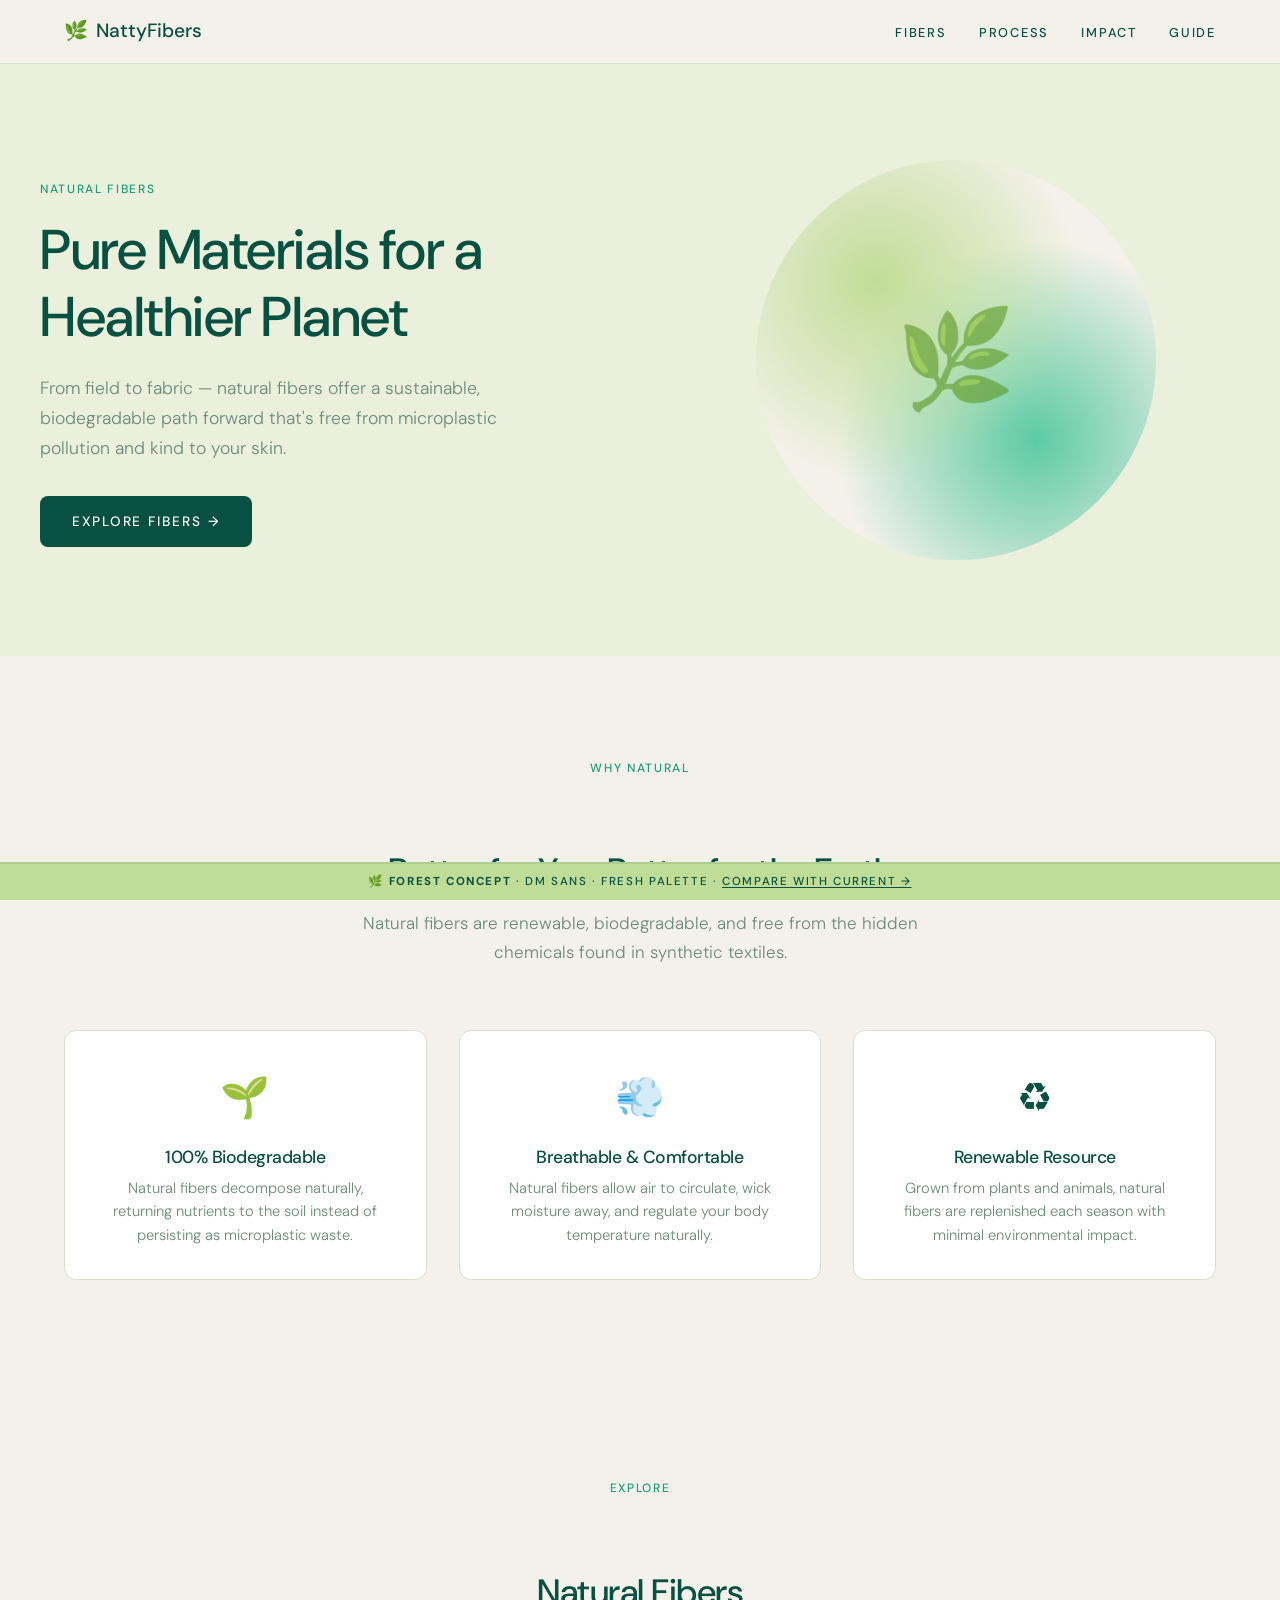
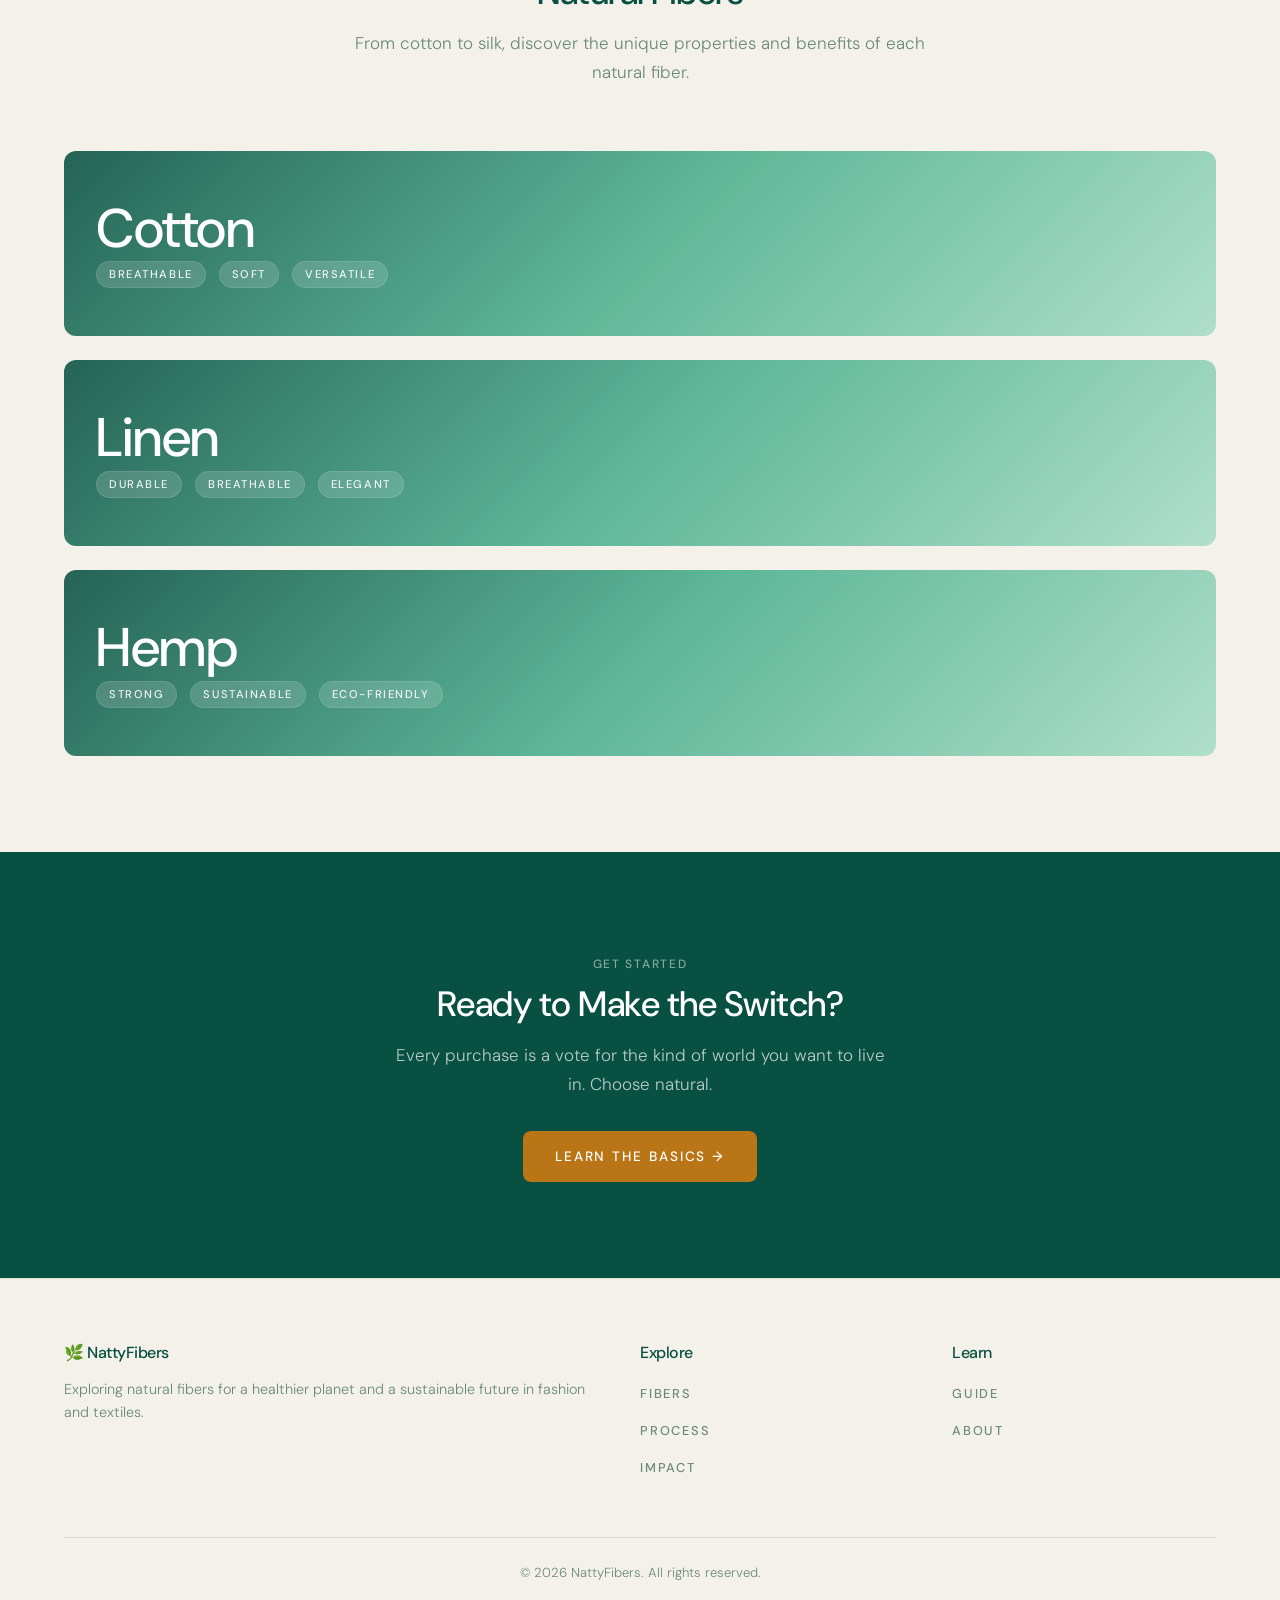
<file: test/index-forest-concept.html>
<!DOCTYPE html>
<html lang="en">
<head>
  <meta charset="utf-8">
  <meta name="viewport" content="width=device-width, initial-scale=1.0">
  <title>Forest Concept · NattyFibers Design Test</title>
  <meta name="description" content="A fresh design concept for NattyFibers using a forest-inspired palette and DM Sans typography.">

  <link rel="preconnect" href="https://fonts.googleapis.com">
  <link rel="preconnect" href="https://fonts.gstatic.com" crossorigin>
  <link href="https://fonts.googleapis.com/css2?family=DM+Sans:opsz,wght@9..40,300;9..40,400;9..40,500;9..40,600;9..40,700&display=swap" rel="stylesheet">

  <style>
    /* ═══════════════════════════════════════════════
       Forest Concept — Design System
       ═══════════════════════════════════════════════ */
    :root {
      /* Palette */
      --forest:     #085041;
      --fern:       #1D9E75;
      --sage-mist:  #5DCAA5;
      --sprout:     #C0DD97;
      --linen:      #EBF0DC;
      --cream:      #F4F1EA;
      --amber:      #BA7517;

      /* Semantic tokens */
      --color-text:       #085041;
      --color-bg:         var(--cream);
      --color-header-bg:  var(--cream);
      --color-hero-bg:    var(--linen);
      --color-nav-link:   var(--forest);
      --color-accent:     var(--fern);
      --color-highlight:  var(--amber);
      --color-muted:      #6B8A7A;
      --color-light:      var(--linen);
      --color-card:       #FFFFFF;
      --color-border:     #D8E0CC;

      /* Typography */
      --font-display: 'DM Sans', system-ui, -apple-system, sans-serif;
      --font-body:    'DM Sans', system-ui, -apple-system, sans-serif;
      --font-label:   'DM Sans', system-ui, -apple-system, sans-serif;

      /* Spacing */
      --space-sm:  0.5rem;
      --space-md:  1rem;
      --space-lg:  1.5rem;
      --space-xl:  2rem;
      --space-2xl: 3rem;
      --space-3xl: 4rem;
      --space-4xl: 6rem;

      --max-width: 1200px;
      --radius: 8px;
      --radius-lg: 12px;
    }

    *, *::before, *::after { margin: 0; padding: 0; box-sizing: border-box; }

    html { scroll-behavior: smooth; }

    body {
      font-family: var(--font-body);
      font-weight: 300;
      font-size: 1.0625rem;
      line-height: 1.7;
      color: var(--color-text);
      background: var(--color-bg);
      min-height: 100vh;
    }

    img { max-width: 100%; height: auto; display: block; }

    a {
      color: var(--color-accent);
      text-decoration: none;
      transition: color 200ms ease;
    }
    a:hover { color: var(--color-highlight); }

    /* ── Typography ── */
    h1, h2, h3, h4 {
      font-family: var(--font-display);
      font-weight: 500;
      letter-spacing: -0.5px;
      color: var(--forest);
      line-height: 1.2;
      margin-bottom: var(--space-md);
    }

    h1 { font-size: 3.2rem; }
    h2 { font-size: 2.2rem; margin-top: var(--space-3xl); }
    h3 { font-size: 1.4rem; margin-top: var(--space-xl); }
    h4 { font-size: 1.1rem; }

    p { margin-bottom: var(--space-md); }

    .label {
      font-family: var(--font-label);
      font-weight: 500;
      font-size: 0.75rem;
      letter-spacing: 0.14em;
      text-transform: uppercase;
      color: var(--color-muted);
    }

    /* ═══════════════════════════════════════════════
       HEADER
       ═══════════════════════════════════════════════ */
    .site-header {
      position: fixed;
      top: 0;
      left: 0;
      right: 0;
      z-index: 100;
      background: var(--color-header-bg);
      height: 64px;
      border-bottom: 1px solid var(--color-border);
    }

    .nav-container {
      max-width: var(--max-width);
      margin: 0 auto;
      padding: 0 var(--space-lg);
      display: flex;
      align-items: center;
      justify-content: space-between;
      height: 100%;
    }

    .nav-logo {
      font-family: var(--font-display);
      font-weight: 500;
      font-size: 1.2rem;
      color: var(--forest);
      text-decoration: none;
      display: flex;
      align-items: center;
      gap: var(--space-sm);
    }
    .nav-logo:hover { color: var(--forest); opacity: 0.8; }

    .nav-links {
      display: flex;
      list-style: none;
      gap: var(--space-xl);
      padding: 0;
      align-items: center;
    }

    .nav-links a {
      font-family: var(--font-label);
      font-weight: 500;
      font-size: 0.8rem;
      letter-spacing: 0.14em;
      text-transform: uppercase;
      color: var(--color-nav-link);
      text-decoration: none;
      padding: var(--space-xs) 0;
      position: relative;
      transition: color 200ms ease;
    }
    .nav-links a::after {
      content: '';
      position: absolute;
      bottom: -2px;
      left: 0;
      right: 0;
      height: 2px;
      background: var(--color-accent);
      transform: scaleX(0);
      transition: transform 200ms ease;
    }
    .nav-links a:hover { color: var(--color-accent); }
    .nav-links a:hover::after { transform: scaleX(1); }

    .nav-toggle {
      display: none;
      background: none;
      border: none;
      cursor: pointer;
      width: 36px;
      height: 36px;
      flex-direction: column;
      align-items: center;
      justify-content: center;
      gap: 5px;
      padding: 4px;
    }
    .nav-toggle span {
      display: block;
      width: 20px;
      height: 2px;
      background: var(--forest);
      border-radius: 2px;
      transition: all 200ms ease;
    }
    .nav-toggle[aria-expanded="true"] span:nth-child(1) { transform: translateY(7px) rotate(45deg); }
    .nav-toggle[aria-expanded="true"] span:nth-child(2) { opacity: 0; }
    .nav-toggle[aria-expanded="true"] span:nth-child(3) { transform: translateY(-7px) rotate(-45deg); }

    /* ═══════════════════════════════════════════════
       HERO
       ═══════════════════════════════════════════════ */
    .hero {
      background: var(--color-hero-bg);
      margin-top: 64px;
      padding: var(--space-4xl) var(--space-lg);
      min-height: 480px;
      display: flex;
      align-items: center;
    }

    .hero-container {
      max-width: var(--max-width);
      margin: 0 auto;
      width: 100%;
      display: grid;
      grid-template-columns: 1fr 1fr;
      gap: var(--space-3xl);
      align-items: center;
    }

    .hero-content .label {
      display: inline-block;
      margin-bottom: var(--space-md);
      color: var(--color-accent);
    }

    .hero-title {
      font-size: 3.5rem;
      margin-bottom: var(--space-lg);
      color: var(--forest);
    }

    .hero-description {
      font-size: 1.1rem;
      color: var(--color-muted);
      line-height: 1.7;
      margin-bottom: var(--space-xl);
      max-width: 480px;
    }

    .hero-cta {
      display: inline-flex;
      align-items: center;
      gap: var(--space-sm);
      background: var(--forest);
      color: #FFFFFF;
      font-family: var(--font-label);
      font-weight: 500;
      font-size: 0.85rem;
      letter-spacing: 0.14em;
      text-transform: uppercase;
      padding: 14px 32px;
      border-radius: var(--radius);
      transition: all 200ms ease;
    }
    .hero-cta:hover {
      background: var(--fern);
      color: #FFFFFF;
      transform: translateY(-2px);
    }

    .hero-visual {
      display: flex;
      align-items: center;
      justify-content: center;
    }

    .hero-graphic {
      width: 100%;
      max-width: 400px;
      aspect-ratio: 1;
      border-radius: 50%;
      background:
        radial-gradient(circle at 30% 30%, var(--sprout) 0%, transparent 50%),
        radial-gradient(circle at 70% 70%, var(--sage-mist) 0%, transparent 50%),
        radial-gradient(circle at 50% 50%, var(--linen) 0%, transparent 70%),
        var(--cream);
      display: flex;
      align-items: center;
      justify-content: center;
      position: relative;
    }
    .hero-graphic::after {
      content: '🌿';
      font-size: 6rem;
      opacity: 0.6;
    }

    /* ═══════════════════════════════════════════════
       SECTIONS
       ═══════════════════════════════════════════════ */
    .section {
      max-width: var(--max-width);
      margin: 0 auto;
      padding: var(--space-4xl) var(--space-lg);
    }

    .section-header {
      text-align: center;
      max-width: 600px;
      margin: 0 auto var(--space-3xl);
    }
    .section-header .label {
      display: inline-block;
      margin-bottom: var(--space-sm);
      color: var(--color-accent);
    }

    /* ── Feature Grid ── */
    .feature-grid {
      display: grid;
      grid-template-columns: repeat(3, 1fr);
      gap: var(--space-xl);
    }

    .feature-card {
      background: var(--color-card);
      border-radius: var(--radius-lg);
      border: 1px solid var(--color-border);
      padding: var(--space-xl);
      text-align: center;
      transition: transform 250ms ease, box-shadow 250ms ease;
    }
    .feature-card:hover {
      transform: translateY(-4px);
      box-shadow: 0 12px 32px rgba(8, 80, 65, 0.08);
    }

    .feature-icon {
      font-size: 2.5rem;
      display: block;
      margin-bottom: var(--space-md);
    }
    .feature-card h3 {
      font-size: 1.1rem;
      margin-top: 0;
      margin-bottom: var(--space-sm);
    }
    .feature-card p {
      font-size: 0.92rem;
      color: var(--color-muted);
      margin-bottom: 0;
      line-height: 1.6;
    }

    /* ── Fiber Showcase Bars ── */
    .fiber-showcase {
      display: flex;
      flex-direction: column;
      gap: var(--space-lg);
      margin-top: var(--space-xl);
    }

    .fiber-bar {
      display: flex;
      align-items: center;
      min-height: 180px;
      border-radius: var(--radius-lg);
      overflow: hidden;
      text-decoration: none;
      position: relative;
      background:
        linear-gradient(
          135deg,
          rgba(8, 80, 65, 0.88) 0%,
          rgba(29, 158, 117, 0.70) 50%,
          rgba(93, 202, 165, 0.45) 100%
        ),
        var(--fiber-bg, var(--forest))
        center center / cover no-repeat;
      transition: transform 250ms ease, box-shadow 250ms ease;
    }
    .fiber-bar:hover {
      transform: translateY(-3px);
      box-shadow: 0 12px 32px rgba(8, 80, 65, 0.15);
      background:
        linear-gradient(
          135deg,
          rgba(8, 80, 65, 0.68) 0%,
          rgba(29, 158, 117, 0.50) 50%,
          rgba(93, 202, 165, 0.25) 100%
        ),
        var(--fiber-bg, var(--forest))
        center center / cover no-repeat;
    }

    .fiber-bar-content {
      position: relative;
      z-index: 2;
      padding: var(--space-2xl) var(--space-xl);
      width: 100%;
    }

    .fiber-bar-name {
      font-family: var(--font-display);
      font-weight: 500;
      font-size: 3.4rem;
      letter-spacing: -0.5px;
      color: #FFFFFF;
      line-height: 1.1;
      margin-bottom: var(--space-xs);
    }

    .fiber-bar-tag {
      display: inline-block;
      font-family: var(--font-label);
      font-weight: 500;
      font-size: 0.7rem;
      letter-spacing: 0.14em;
      text-transform: uppercase;
      background: rgba(255, 255, 255, 0.15);
      color: rgba(255, 255, 255, 0.9);
      padding: 3px 12px;
      border-radius: 20px;
      border: 1px solid rgba(255, 255, 255, 0.1);
      margin-right: var(--space-sm);
    }

    /* ═══════════════════════════════════════════════
       CTA BANNER
       ═══════════════════════════════════════════════ */
    .cta-banner {
      background: var(--forest);
      padding: var(--space-4xl) var(--space-lg);
      text-align: center;
      color: #FFFFFF;
    }

    .cta-banner h2 {
      color: #FFFFFF;
      margin-top: 0;
    }

    .cta-banner p {
      color: rgba(255, 255, 255, 0.7);
      max-width: 500px;
      margin: 0 auto var(--space-xl);
    }

    .cta-button {
      display: inline-flex;
      align-items: center;
      gap: var(--space-sm);
      background: var(--amber);
      color: #FFFFFF;
      font-family: var(--font-label);
      font-weight: 500;
      font-size: 0.85rem;
      letter-spacing: 0.14em;
      text-transform: uppercase;
      padding: 14px 32px;
      border-radius: var(--radius);
      transition: all 200ms ease;
    }
    .cta-button:hover {
      background: #D4892A;
      color: #FFFFFF;
      transform: translateY(-2px);
    }

    /* ═══════════════════════════════════════════════
       FOOTER
       ═══════════════════════════════════════════════ */
    .site-footer {
      background: var(--cream);
      border-top: 1px solid var(--color-border);
      padding: var(--space-3xl) 0 var(--space-xl);
    }

    .footer-container {
      max-width: var(--max-width);
      margin: 0 auto;
      padding: 0 var(--space-lg);
    }

    .footer-grid {
      display: grid;
      grid-template-columns: 2fr 1fr 1fr;
      gap: var(--space-2xl);
      margin-bottom: var(--space-2xl);
    }

    .footer-heading {
      font-family: var(--font-display);
      font-weight: 500;
      font-size: 1rem;
      color: var(--forest);
      margin-bottom: var(--space-md);
    }

    .footer-tagline {
      font-size: 0.9rem;
      color: var(--color-muted);
      line-height: 1.6;
    }

    .footer-links { list-style: none; padding: 0; }
    .footer-links li { margin-bottom: var(--space-sm); }
    .footer-links a {
      font-family: var(--font-label);
      font-weight: 500;
      font-size: 0.8rem;
      letter-spacing: 0.14em;
      text-transform: uppercase;
      color: var(--color-muted);
    }
    .footer-links a:hover { color: var(--forest); }

    .footer-bottom {
      border-top: 1px solid var(--color-border);
      padding-top: var(--space-lg);
      text-align: center;
      font-size: 0.82rem;
      color: var(--color-muted);
    }

    /* ═══════════════════════════════════════════════
       TEST BANNER
       ═══════════════════════════════════════════════ */
    .test-banner {
      background: var(--sprout);
      color: var(--forest);
      text-align: center;
      padding: 8px 16px;
      font-family: var(--font-label);
      font-weight: 500;
      font-size: 0.72rem;
      letter-spacing: 0.14em;
      text-transform: uppercase;
      position: fixed;
      bottom: 0;
      left: 0;
      right: 0;
      z-index: 200;
      border-top: 2px solid rgba(8, 80, 65, 0.1);
    }
    .test-banner a {
      color: var(--forest);
      text-decoration: underline;
      text-underline-offset: 2px;
    }
    .test-banner a:hover { opacity: 0.7; }

    /* ═══════════════════════════════════════════════
       RESPONSIVE
       ═══════════════════════════════════════════════ */
    @media (max-width: 1024px) {
      .feature-grid { grid-template-columns: repeat(2, 1fr); }
      .footer-grid  { grid-template-columns: 1fr 1fr; }
    }

    @media (max-width: 768px) {
      .hero-container { grid-template-columns: 1fr; text-align: center; }
      .hero-description { margin: 0 auto var(--space-xl); }
      .hero-title { font-size: 2.6rem; }
      .hero-graphic { max-width: 240px; margin: 0 auto; }
      .hero-graphic::after { font-size: 4rem; }

      .feature-grid { grid-template-columns: 1fr; }
      .fiber-bar-name { font-size: 2.4rem; }
      .fiber-bar { min-height: 140px; }

      .nav-links { display: none; }
      .nav-toggle { display: flex; }

      .footer-grid { grid-template-columns: 1fr; }
    }

    @media (max-width: 480px) {
      h1 { font-size: 2rem; }
      .hero-title { font-size: 2rem; }
    }
  </style>
</head>
<body>

  <!-- ═══════════════════════════════════════════════
       HEADER
       ═══════════════════════════════════════════════ -->
  <header class="site-header">
    <nav class="nav-container">
      <a href="#" class="nav-logo">
        <span>🌿</span>
        <span>NattyFibers</span>
      </a>

      <ul class="nav-links">
        <li><a href="#">Fibers</a></li>
        <li><a href="#">Process</a></li>
        <li><a href="#">Impact</a></li>
        <li><a href="#">Guide</a></li>
      </ul>

      <button class="nav-toggle" id="navToggle" aria-label="Open menu" aria-expanded="false">
        <span></span>
        <span></span>
        <span></span>
      </button>
    </nav>
  </header>

  <!-- ═══════════════════════════════════════════════
       HERO
       ═══════════════════════════════════════════════ -->
  <section class="hero">
    <div class="hero-container">
      <div class="hero-content">
        <span class="label">Natural Fibers</span>
        <h1 class="hero-title">Pure Materials for a Healthier Planet</h1>
        <p class="hero-description">
          From field to fabric — natural fibers offer a sustainable, biodegradable
          path forward that's free from microplastic pollution and kind to your skin.
        </p>
        <a href="#" class="hero-cta">Explore Fibers →</a>
      </div>
      <div class="hero-visual">
        <div class="hero-graphic"></div>
      </div>
    </div>
  </section>

  <!-- ═══════════════════════════════════════════════
       FEATURES
       ═══════════════════════════════════════════════ -->
  <section class="section">
    <div class="section-header">
      <span class="label">Why Natural</span>
      <h2>Better for You, Better for the Earth</h2>
      <p style="color: var(--color-muted);">
        Natural fibers are renewable, biodegradable, and free from the hidden
        chemicals found in synthetic textiles.
      </p>
    </div>

    <div class="feature-grid">
      <div class="feature-card">
        <span class="feature-icon">🌱</span>
        <h3>100% Biodegradable</h3>
        <p>Natural fibers decompose naturally, returning nutrients to the soil instead of persisting as microplastic waste.</p>
      </div>
      <div class="feature-card">
        <span class="feature-icon">💨</span>
        <h3>Breathable & Comfortable</h3>
        <p>Natural fibers allow air to circulate, wick moisture away, and regulate your body temperature naturally.</p>
      </div>
      <div class="feature-card">
        <span class="feature-icon">♻️</span>
        <h3>Renewable Resource</h3>
        <p>Grown from plants and animals, natural fibers are replenished each season with minimal environmental impact.</p>
      </div>
    </div>
  </section>

  <!-- ═══════════════════════════════════════════════
       FIBER SHOWCASE
       ═══════════════════════════════════════════════ -->
  <section class="section">
    <div class="section-header">
      <span class="label">Explore</span>
      <h2>Natural Fibers</h2>
      <p style="color: var(--color-muted);">
        From cotton to silk, discover the unique properties and benefits
        of each natural fiber.
      </p>
    </div>

    <div class="fiber-showcase">
      <a href="#" class="fiber-bar" style="--fiber-bg: url('https://images.pexels.com/photos/21255202/pexels-photo-21255202.jpeg');">
        <div class="fiber-bar-content">
          <div class="fiber-bar-name">Cotton</div>
          <div>
            <span class="fiber-bar-tag">Breathable</span>
            <span class="fiber-bar-tag">Soft</span>
            <span class="fiber-bar-tag">Versatile</span>
          </div>
        </div>
      </a>

      <a href="#" class="fiber-bar" style="--fiber-bg: url('https://images.pexels.com/photos/9751651/pexels-photo-9751651.jpeg');">
        <div class="fiber-bar-content">
          <div class="fiber-bar-name">Linen</div>
          <div>
            <span class="fiber-bar-tag">Durable</span>
            <span class="fiber-bar-tag">Breathable</span>
            <span class="fiber-bar-tag">Elegant</span>
          </div>
        </div>
      </a>

      <a href="#" class="fiber-bar" style="--fiber-bg: url('https://images.pexels.com/photos/10376405/pexels-photo-10376405.jpeg');">
        <div class="fiber-bar-content">
          <div class="fiber-bar-name">Hemp</div>
          <div>
            <span class="fiber-bar-tag">Strong</span>
            <span class="fiber-bar-tag">Sustainable</span>
            <span class="fiber-bar-tag">Eco-friendly</span>
          </div>
        </div>
      </a>
    </div>
  </section>

  <!-- ═══════════════════════════════════════════════
       CTA BANNER
       ═══════════════════════════════════════════════ -->
  <section class="cta-banner">
    <span class="label" style="color: rgba(255,255,255,0.5); display: inline-block; margin-bottom: var(--space-sm);">Get Started</span>
    <h2>Ready to Make the Switch?</h2>
    <p>Every purchase is a vote for the kind of world you want to live in. Choose natural.</p>
    <a href="#" class="cta-button">Learn the Basics →</a>
  </section>

  <!-- ═══════════════════════════════════════════════
       FOOTER
       ═══════════════════════════════════════════════ -->
  <footer class="site-footer">
    <div class="footer-container">
      <div class="footer-grid">
        <div>
          <h4 class="footer-heading">🌿 NattyFibers</h4>
          <p class="footer-tagline">Exploring natural fibers for a healthier planet and a sustainable future in fashion and textiles.</p>
        </div>
        <div>
          <h4 class="footer-heading">Explore</h4>
          <ul class="footer-links">
            <li><a href="#">Fibers</a></li>
            <li><a href="#">Process</a></li>
            <li><a href="#">Impact</a></li>
          </ul>
        </div>
        <div>
          <h4 class="footer-heading">Learn</h4>
          <ul class="footer-links">
            <li><a href="#">Guide</a></li>
            <li><a href="#">About</a></li>
          </ul>
        </div>
      </div>
      <div class="footer-bottom">
        <p>&copy; 2026 NattyFibers. All rights reserved.</p>
      </div>
    </div>
  </footer>

  <!-- ── Test banner ── -->
  <div class="test-banner">
    🌿 <strong>Forest Concept</strong> &middot;
    DM Sans &middot; Fresh palette &middot;
    <a href="../index.html">Compare with current →</a>
  </div>

  <script>
    (function() {
      var toggleBtn = document.getElementById('navToggle');
      if (toggleBtn) {
        toggleBtn.addEventListener('click', function() {
          var expanded = toggleBtn.getAttribute('aria-expanded') === 'true';
          toggleBtn.setAttribute('aria-expanded', !expanded);
          toggleBtn.setAttribute('aria-label', expanded ? 'Open menu' : 'Close menu');
        });
      }
    })();
  </script>

</body>
</html>
</file>
<file: css/style.css>
/* ═══════════════════════════════════════════════════════
   NattyFibers — Design System
   Forest-inspired palette · DM Sans typography
   ═══════════════════════════════════════════════════════ */

/* ── Google Fonts (DM Sans) ───────────────── */
@import url('https://fonts.googleapis.com/css2?family=DM+Sans:opsz,wght@9..40,300;9..40,400;9..40,500;9..40,600;9..40,700&display=swap');

/* ── Design Tokens ─────────────────────────── */
:root {
  /* Palette */
  --forest:       #085041;
  --fern:         #1D9E75;
  --sage-mist:    #5DCAA5;
  --sprout:       #C0DD97;
  --linen:        #EBF0DC;
  --cream:        #F4F1EA;
  --amber:        #BA7517;

  /* Semantic tokens */
  --color-text:       var(--forest);
  --color-bg:         var(--cream);
  --color-header-bg:  var(--cream);
  --color-hero-bg:    var(--linen);
  --color-nav-link:   var(--forest);
  --color-accent:     var(--fern);
  --color-highlight:  var(--amber);
  --color-muted:      #6B8A7A;
  --color-light:      var(--linen);
  --color-card:       #FFFFFF;
  --color-border:     #D8E0CC;

  /* Typography */
  --font-display: 'DM Sans', system-ui, -apple-system, sans-serif;
  --font-body:    'DM Sans', system-ui, -apple-system, sans-serif;
  --font-label:   'DM Sans', system-ui, -apple-system, sans-serif;

  /* Spacing */
  --space-xs:   0.25rem;
  --space-sm:   0.5rem;
  --space-md:   1rem;
  --space-lg:   1.5rem;
  --space-xl:   2rem;
  --space-2xl:  3rem;
  --space-3xl:  4rem;
  --space-4xl:  6rem;

  --max-width: 1200px;
  --radius:    8px;
  --radius-lg: 12px;
}

/* ── Reset ─────────────────────────────────── */
*, *::before, *::after { margin: 0; padding: 0; box-sizing: border-box; }

html { scroll-behavior: smooth; }

body {
  font-family: var(--font-body);
  font-weight: 300;
  font-size: 1.0625rem;
  line-height: 1.7;
  color: var(--color-text);
  background: var(--color-bg);
  min-height: 100vh;
}

img { max-width: 100%; height: auto; display: block; }

a {
  color: var(--color-accent);
  text-decoration: none;
  transition: color 200ms ease;
}
a:hover { color: var(--color-highlight); }

/* ── Typography ────────────────────────────── */
h1, h2, h3, h4 {
  font-family: var(--font-display);
  font-weight: 500;
  letter-spacing: -0.5px;
  color: var(--forest);
  line-height: 1.2;
  margin-bottom: var(--space-md);
}

h1 { font-size: 3.2rem; }
h2 { font-size: 2.2rem; margin-top: var(--space-3xl); }
h3 { font-size: 1.4rem; margin-top: var(--space-xl); }
h4 { font-size: 1.1rem; }

p { margin-bottom: var(--space-md); }

/* ═══════════════════════════════════════════════
   FIBER PAGE — Components
   ═══════════════════════════════════════════════ */
.fiber-hero {
  margin-top: 64px;
  padding: var(--space-3xl) var(--space-lg);
  min-height: 340px;
  display: flex;
  align-items: flex-end;
  position: relative;
  background:
    linear-gradient(
      135deg,
      rgba(8, 80, 65, 0.82) 0%,
      rgba(29, 158, 117, 0.55) 50%,
      rgba(93, 202, 165, 0.30) 100%
    ),
    var(--fiber-bg, var(--linen))
    center center / cover no-repeat;
  overflow: hidden;
}
.fiber-hero::after {
  content: '';
  position: absolute;
  inset: 0;
  background-image:
    repeating-linear-gradient(
      45deg,
      transparent, transparent 40px,
      rgba(255,255,255,0.02) 40px,
      rgba(255,255,255,0.02) 41px
    );
  pointer-events: none;
}

.fiber-hero-inner {
  max-width: 640px;
  margin: 0 auto;
  width: 100%;
  position: relative;
  z-index: 2;
}

.fiber-hero-inner .label {
  display: inline-block;
  margin-bottom: var(--space-sm);
  color: rgba(255, 255, 255, 0.7);
}

.fiber-hero-inner h1 {
  font-size: 3rem;
  color: #FFFFFF;
  margin-bottom: var(--space-sm);
}

.fiber-hero-inner p {
  color: rgba(255, 255, 255, 0.85);
  max-width: 520px;
  font-size: 1rem;
}
.fiber-hero-inner .label {
  color: rgba(255, 255, 255, 0.7);
}

.fiber-section {
  padding: var(--space-3xl) var(--space-lg);
}
.fiber-section:nth-child(odd) { background: #F4F1EA; }
.fiber-section:nth-child(even) { background: #EBF0DC; }

.fiber-section-inner {
  max-width: var(--content-width, 720px);
  margin: 0 auto;
}

.fiber-section .label {
  display: inline-block;
  margin-bottom: var(--space-sm);
  color: var(--color-accent);
}

.fiber-section h2 {
  font-size: 1.8rem;
  margin-top: 0;
  margin-bottom: var(--space-md);
}

.fiber-section p {
  color: var(--color-muted);
  line-height: 1.7;
  margin-bottom: var(--space-md);
}

/* ── Stats Bar ── */
.fiber-stats {
  display: grid;
  grid-template-columns: repeat(3, 1fr);
  gap: var(--space-lg);
  background: var(--color-card);
  border-radius: var(--radius-lg);
  border: 1px solid var(--color-border);
  padding: var(--space-xl);
  margin: var(--space-lg) 0;
}

.fiber-stat {
  text-align: center;
}
.fiber-stat + .fiber-stat {
  border-left: 1px solid var(--color-border);
}

.fiber-stat-value {
  display: block;
  font-family: var(--font-display);
  font-weight: 500;
  font-size: 1.8rem;
  letter-spacing: -0.5px;
  color: var(--forest);
  line-height: 1.2;
}

.fiber-stat-label {
  font-family: var(--font-label);
  font-weight: 500;
  font-size: 0.7rem;
  letter-spacing: 0.1em;
  text-transform: uppercase;
  color: var(--color-muted);
}

.fiber-stat-stars {
  display: block;
  font-size: 1.1rem;
  letter-spacing: 2px;
  margin-bottom: 2px;
}

/* ── Processing Steps ── */
.fiber-steps {
  display: grid;
  grid-template-columns: repeat(auto-fit, minmax(160px, 1fr));
  gap: var(--space-lg);
  margin: var(--space-lg) 0;
}

.fiber-step {
  background: var(--color-card);
  border-radius: var(--radius-lg);
  border: 1px solid var(--color-border);
  padding: var(--space-lg);
  text-align: center;
  transition: transform 250ms ease, box-shadow 250ms ease;
}
.fiber-step:hover {
  transform: translateY(-3px);
  box-shadow: 0 8px 24px rgba(8, 80, 65, 0.08);
}

.fiber-step-num {
  display: inline-flex;
  align-items: center;
  justify-content: center;
  width: 30px;
  height: 30px;
  border-radius: 50%;
  background: var(--forest);
  color: #FFFFFF;
  font-family: var(--font-display);
  font-weight: 500;
  font-size: 0.85rem;
  margin-bottom: var(--space-sm);
}

.fiber-step-icon {
  display: block;
  font-size: 1.6rem;
  margin-bottom: var(--space-sm);
}

.fiber-step h3 {
  font-size: 0.95rem;
  margin-top: 0;
  margin-bottom: var(--space-xs);
}

.fiber-step p {
  font-size: 0.82rem;
  color: var(--color-muted);
  margin-bottom: 0;
  line-height: 1.5;
}

/* ── Origins Table ── */
.fiber-table-wrap {
  overflow-x: auto;
  margin: var(--space-lg) 0;
}

.fiber-table {
  width: 100%;
  border-collapse: collapse;
  background: var(--color-card);
  border-radius: var(--radius-lg);
  overflow: hidden;
  border: 1px solid var(--color-border);
}

.fiber-table th {
  background: var(--forest);
  color: #FFFFFF;
  font-family: var(--font-label);
  font-weight: 500;
  font-size: 0.78rem;
  letter-spacing: 0.06em;
  text-align: left;
  padding: var(--space-md) var(--space-lg);
}

.fiber-table td {
  padding: var(--space-md) var(--space-lg);
  border-bottom: 1px solid var(--color-border);
  font-size: 0.92rem;
  color: var(--color-text);
}

.fiber-table tr:last-child td { border-bottom: none; }
.fiber-table tr:hover td { background: rgba(8, 80, 65, 0.03); }

.fiber-flag {
  font-size: 1.2rem;
  vertical-align: middle;
  margin-right: var(--space-sm);
}


/* ── Goods Horizontal Scroll ── */
.fiber-goods-scroll {
  display: flex;
  gap: var(--space-md);
  overflow-x: auto;
  padding: var(--space-sm) 0 var(--space-lg);
  margin: var(--space-lg) 0;
  scroll-snap-type: x mandatory;
  -webkit-overflow-scrolling: touch;
}
.fiber-goods-scroll::-webkit-scrollbar {
  height: 6px;
}
.fiber-goods-scroll::-webkit-scrollbar-track {
  background: var(--color-border);
  border-radius: 3px;
}
.fiber-goods-scroll::-webkit-scrollbar-thumb {
  background: var(--sage-mist);
  border-radius: 3px;
}
.fiber-goods-scroll::-webkit-scrollbar-thumb:hover {
  background: var(--fern);
}

.fiber-good {
  flex: 0 0 200px;
  scroll-snap-align: start;
  background: var(--color-card);
  border-radius: var(--radius-lg);
  border: 1px solid var(--color-border);
  padding: var(--space-xl) var(--space-lg);
  display: flex;
  flex-direction: column;
  align-items: center;
  justify-content: center;
  gap: var(--space-sm);
  text-align: center;
  font-weight: 500;
  color: var(--color-text);
  transition: all 200ms ease;
  min-height: 120px;
}
.fiber-good:hover {
  border-color: var(--fern);
  box-shadow: 0 4px 12px rgba(29, 158, 117, 0.12);
}

.fiber-good-icon { font-size: 1.8rem; display: block; }

/* ── Cost Card ── */
.fiber-cost {
  background: var(--color-card);
  border-radius: var(--radius-lg);
  border: 1px solid var(--color-border);
  padding: var(--space-xl) var(--space-2xl);
  margin: var(--space-lg) 0;
  display: flex;
  align-items: center;
  gap: var(--space-2xl);
  flex-wrap: wrap;
}

.fiber-cost-price {
  display: flex;
  align-items: baseline;
  gap: var(--space-sm);
}

.fiber-cost-amount {
  font-family: var(--font-display);
  font-weight: 500;
  font-size: 2.4rem;
  letter-spacing: -0.5px;
  color: var(--forest);
  line-height: 1;
}

.fiber-cost-unit {
  font-size: 1rem;
  color: var(--color-muted);
}

.fiber-cost-note {
  font-size: 0.9rem;
  color: var(--color-muted);
  line-height: 1.5;
  flex: 1;
}

.fiber-cost-tag {
  display: inline-flex;
  align-items: center;
  gap: var(--space-sm);
  font-family: var(--font-label);
  font-weight: 500;
  font-size: 0.7rem;
  letter-spacing: 0.06em;
  color: var(--fern);
  background: rgba(29, 158, 117, 0.08);
  padding: 4px 12px;
  border-radius: 20px;
}

/* ── Care Steps ── */
.fiber-care {
  display: grid;
  grid-template-columns: repeat(auto-fit, minmax(180px, 1fr));
  gap: var(--space-lg);
  margin: var(--space-lg) 0;
}

.fiber-care-step {
  background: var(--color-card);
  border-radius: var(--radius-lg);
  border: 1px solid var(--color-border);
  padding: var(--space-lg);
  transition: transform 250ms ease, box-shadow 250ms ease;
}
.fiber-care-step:hover {
  transform: translateY(-3px);
  box-shadow: 0 8px 24px rgba(8, 80, 65, 0.08);
}

.fiber-care-step-header {
  display: flex;
  align-items: center;
  gap: var(--space-sm);
  margin-bottom: var(--space-sm);
}

.fiber-care-step-icon { font-size: 1.4rem; }

.fiber-care-step h3 {
  font-size: 0.95rem;
  margin: 0;
}

.fiber-care-step p {
  font-size: 0.85rem;
  margin-bottom: 0;
  line-height: 1.5;
}

@media (max-width: 768px) {
  .fiber-hero-inner h1 { font-size: 2.2rem; }
  .fiber-stats { grid-template-columns: 1fr; gap: var(--space-md); }
  .fiber-stat + .fiber-stat { border-left: none; border-top: 1px solid var(--color-border); padding-top: var(--space-md); }
  .fiber-steps { grid-template-columns: repeat(2, 1fr); }
  .fiber-care { grid-template-columns: 1fr; }
  .fiber-cost { flex-direction: column; align-items: flex-start; gap: var(--space-md); }
}

@media (max-width: 480px) {
  .fiber-steps { grid-template-columns: 1fr; }
}

.label {
  font-family: var(--font-label);
  font-weight: 500;
  font-size: 0.75rem;
  letter-spacing: 0.14em;
  text-transform: uppercase;
  color: var(--color-muted);
}

/* ═══════════════════════════════════════════════
   HEADER
   ═══════════════════════════════════════════════ */
.site-header {
  position: fixed;
  top: 0;
  left: 0;
  right: 0;
  z-index: 100;
  background: var(--color-header-bg);
  height: 64px;
  border-bottom: 1px solid var(--color-border);
}

.nav-container {
  max-width: var(--max-width);
  margin: 0 auto;
  padding: 0 var(--space-lg);
  display: flex;
  align-items: center;
  justify-content: space-between;
  height: 100%;
}

.nav-logo {
  display: flex;
  align-items: center;
  gap: var(--space-sm);
  text-decoration: none;
  color: var(--forest);
}
.nav-logo:hover { color: var(--forest); }
.nav-logo img {
  max-height: 50px;
  width: auto;
  display: block;
}

.nav-links {
  display: flex;
  list-style: none;
  gap: var(--space-xl);
  padding: 0;
  align-items: center;
}

.nav-links a {
  font-family: var(--font-label);
  font-weight: 500;
  font-size: 0.85rem;
  letter-spacing: 0;
  text-transform: none;
  color: #3B6D11;
  text-decoration: none;
  padding: var(--space-xs) 0;
  position: relative;
  transition: color 200ms ease;
}
.nav-links a::after {
  content: '';
  position: absolute;
  bottom: -2px;
  left: 0;
  right: 0;
  height: 2px;
  background: var(--forest);
  transform: scaleX(0);
  transition: transform 200ms ease;
}
.nav-links a:hover { color: var(--forest); }
.nav-links a:hover::after { transform: scaleX(1); }
.nav-links a[aria-current="page"] { color: var(--forest); }
.nav-links a[aria-current="page"]::after { transform: scaleX(1); }

/* ── Hamburger toggle ── */
.nav-toggle {
  display: none;
  background: none;
  border: none;
  cursor: pointer;
  width: 36px;
  height: 36px;
  flex-direction: column;
  align-items: center;
  justify-content: center;
  gap: 5px;
  padding: 4px;
}
.nav-toggle span {
  display: block;
  width: 20px;
  height: 2px;
  background: var(--forest);
  border-radius: 2px;
  transition: all 200ms ease;
}
.nav-toggle[aria-expanded="true"] span:nth-child(1) { transform: translateY(7px) rotate(45deg); }
.nav-toggle[aria-expanded="true"] span:nth-child(2) { opacity: 0; }
.nav-toggle[aria-expanded="true"] span:nth-child(3) { transform: translateY(-7px) rotate(-45deg); }

/* ── Sidebar (mobile) ── */
.sidebar-overlay {
  display: none;
  position: fixed;
  inset: 0;
  z-index: 99;
  background: rgba(8, 80, 65, 0.3);
  opacity: 0;
  transition: opacity 250ms ease;
  pointer-events: none;
}
.sidebar-overlay--open {
  display: block;
  opacity: 1;
  pointer-events: auto;
}

.sidebar-menu {
  position: fixed;
  top: 0;
  right: 0;
  bottom: 0;
  z-index: 101;
  width: 280px;
  background: var(--cream);
  padding: 80px var(--space-xl) var(--space-xl);
  transform: translateX(100%);
  transition: transform 250ms ease;
  overflow-y: auto;
  border-left: 1px solid var(--color-border);
}
.sidebar-menu--open { transform: translateX(0); }

.sidebar-menu ul {
  list-style: none;
  padding: 0;
}
.sidebar-menu li { margin-bottom: var(--space-xs); }
.sidebar-menu a {
  display: block;
  font-family: var(--font-label);
  font-weight: 500;
  font-size: 0.9rem;
  letter-spacing: 0;
  text-transform: none;
  color: #3B6D11;
  text-decoration: none;
  padding: var(--space-sm) var(--space-md);
  border-radius: var(--radius);
  transition: all 200ms ease;
}
.sidebar-menu a:hover { background: var(--linen); color: var(--forest); }
.sidebar-menu a[aria-current="page"] { color: var(--forest); background: var(--linen); }

/* ═══════════════════════════════════════════════
   HERO
   ═══════════════════════════════════════════════ */
.hero {
  background: var(--color-hero-bg);
  margin-top: 64px;
  padding: var(--space-4xl) var(--space-lg);
  min-height: 480px;
  display: flex;
  align-items: center;
}

.hero-container {
  max-width: 720px;
  margin: 0 auto;
  width: 100%;
  text-align: center;
}

.hero-content .label {
  display: inline-block;
  margin-bottom: var(--space-md);
  color: var(--color-accent);
}

.hero-title {
  font-size: 3.5rem;
  margin-bottom: var(--space-lg);
  color: var(--forest);
}

.hero-description {
  font-size: 1.1rem;
  color: var(--color-muted);
  line-height: 1.7;
  margin-bottom: var(--space-xl);
  max-width: 560px;
  margin-left: auto;
  margin-right: auto;
}

.hero-cta {
  display: inline-flex;
  align-items: center;
  gap: var(--space-sm);
  background: var(--forest);
  color: #FFFFFF;
  font-family: var(--font-label);
  font-weight: 500;
  font-size: 0.85rem;
  letter-spacing: 0.14em;
  text-transform: uppercase;
  padding: 14px 32px;
  border-radius: var(--radius);
  transition: all 200ms ease;
}
.hero-cta:hover {
  background: var(--fern);
  color: #FFFFFF;
  transform: translateY(-2px);
}


/* ═══════════════════════════════════════════════
   FIBER GALLERY — Vertical columns
   ═══════════════════════════════════════════════ */
.fiber-gallery {
  display: grid;
  grid-template-columns: repeat(8, 1fr);
  width: 100%;
}

.fiber-gallery-item {
  position: relative;
  min-height: 320px;
  display: flex;
  align-items: center;
  justify-content: center;
  text-decoration: none;
  overflow: hidden;
  background:
    linear-gradient(
      180deg,
      rgba(8, 80, 65, 0.75) 0%,
      rgba(8, 80, 65, 0.40) 50%,
      rgba(8, 80, 65, 0.85) 100%
    ),
    var(--fiber-bg, var(--forest))
    center center / cover no-repeat;
  transition: all 300ms ease;
}
.fiber-gallery-item:hover {
  background:
    linear-gradient(
      180deg,
      rgba(8, 80, 65, 0.55) 0%,
      rgba(8, 80, 65, 0.20) 50%,
      rgba(8, 80, 65, 0.65) 100%
    ),
    var(--fiber-bg, var(--forest))
    center center / cover no-repeat;
}

.fiber-gallery-name {
  font-family: var(--font-display);
  font-weight: 500;
  font-size: 1.1rem;
  letter-spacing: 0.1em;
  color: #FFFFFF;
  writing-mode: vertical-rl;
  text-orientation: mixed;
  position: relative;
  z-index: 2;
  text-shadow: 0 2px 8px rgba(0, 0, 0, 0.3);
  transition: transform 300ms ease;
}
.fiber-gallery-item:hover .fiber-gallery-name {
  transform: scale(1.1);
}

.fiber-gallery-placeholder {
  display: flex;
  align-items: center;
  justify-content: center;
  min-height: 320px;
  background: var(--linen);
  color: var(--color-muted);
  font-family: var(--font-label);
  font-weight: 500;
  font-size: 0.7rem;
  letter-spacing: 0.06em;
  text-align: center;
  padding: var(--space-md);
  writing-mode: vertical-rl;
  text-orientation: mixed;
}

@media (max-width: 1024px) {
  .fiber-gallery { grid-template-columns: repeat(4, 1fr); }
  .fiber-gallery-item,
  .fiber-gallery-placeholder { min-height: 240px; }
}

@media (max-width: 600px) {
  .fiber-gallery { grid-template-columns: repeat(2, 1fr); }
  .fiber-gallery-item,
  .fiber-gallery-placeholder { min-height: 180px; }
  .fiber-gallery-name { font-size: 0.95rem; }
}

/* ═══════════════════════════════════════════════
   SECTIONS
   ═══════════════════════════════════════════════ */
.section {
  max-width: var(--max-width);
  margin: 0 auto;
  padding: var(--space-4xl) var(--space-lg);
}

.section-header {
  text-align: center;
  max-width: 600px;
  margin: 0 auto var(--space-3xl);
}
.section-header .label {
  display: inline-block;
  margin-bottom: var(--space-sm);
  color: var(--color-accent);
}

/* ── Feature Grid ── */
.feature-grid {
  display: grid;
  grid-template-columns: repeat(3, 1fr);
  gap: var(--space-xl);
}

.feature-card {
  background: var(--color-card);
  border-radius: var(--radius-lg);
  border: 1px solid var(--color-border);
  padding: var(--space-xl);
  text-align: center;
  transition: transform 250ms ease, box-shadow 250ms ease;
}
.feature-card:hover {
  transform: translateY(-4px);
  box-shadow: 0 12px 32px rgba(8, 80, 65, 0.08);
}

.feature-icon {
  font-size: 2.5rem;
  display: block;
  margin-bottom: var(--space-md);
}
.feature-card h3 {
  font-size: 1.1rem;
  margin-top: 0;
  margin-bottom: var(--space-sm);
}
.feature-card p {
  font-size: 0.92rem;
  color: var(--color-muted);
  margin-bottom: 0;
  line-height: 1.6;
}

/* ═══════════════════════════════════════════════
   FIBER SHOWCASE BARS
   ═══════════════════════════════════════════════ */
.fiber-index {
  max-width: var(--max-width);
  margin: 64px auto 0;
  padding: var(--space-4xl) var(--space-lg);
}

.fiber-index h2 {
  margin-top: 0;
  font-size: 2.8rem;
}

.fiber-index > p {
  color: var(--color-muted);
  max-width: 600px;
  margin-bottom: var(--space-2xl);
}

.fiber-category {
  margin-top: var(--space-3xl);
}

.fiber-category-title {
  font-family: var(--font-display);
  font-weight: 500;
  font-size: 1.4rem;
  letter-spacing: -0.5px;
  color: var(--forest);
  margin-bottom: var(--space-lg);
  display: flex;
  align-items: center;
  gap: var(--space-sm);
}

.fiber-category-bars {
  display: flex;
  flex-direction: column;
  gap: var(--space-lg);
}

.fiber-bar {
  display: flex;
  align-items: center;
  min-height: 200px;
  border-radius: var(--radius-lg);
  overflow: hidden;
  text-decoration: none;
  position: relative;
  background:
    linear-gradient(
      135deg,
      rgba(8, 80, 65, 0.88) 0%,
      rgba(29, 158, 117, 0.70) 50%,
      rgba(93, 202, 165, 0.45) 100%
    ),
    var(--fiber-bg, var(--forest))
    center center / cover no-repeat;
  transition: transform 250ms ease, box-shadow 250ms ease, background 250ms ease;
}
.fiber-bar:hover {
  transform: translateY(-3px);
  box-shadow: 0 12px 32px rgba(8, 80, 65, 0.15);
  background:
    linear-gradient(
      135deg,
      rgba(8, 80, 65, 0.68) 0%,
      rgba(29, 158, 117, 0.50) 50%,
      rgba(93, 202, 165, 0.25) 100%
    ),
    var(--fiber-bg, var(--forest))
    center center / cover no-repeat;
}

.fiber-bar-content {
  position: relative;
  z-index: 2;
  padding: var(--space-2xl) var(--space-xl);
  width: 100%;
}

.fiber-bar-name {
  font-family: var(--font-display);
  font-weight: 500;
  font-size: 3.4rem;
  letter-spacing: -0.5px;
  color: #FFFFFF;
  line-height: 1.1;
  margin-bottom: var(--space-xs);
}

.fiber-bar-tags {
  display: flex;
  flex-wrap: wrap;
  gap: var(--space-sm);
  margin-top: var(--space-sm);
}

.fiber-bar-tag {
  display: inline-block;
  font-family: var(--font-label);
  font-weight: 500;
  font-size: 0.7rem;
  letter-spacing: 0.14em;
  text-transform: uppercase;
  background: rgba(255, 255, 255, 0.15);
  color: rgba(255, 255, 255, 0.9);
  padding: 3px 12px;
  border-radius: 20px;
  border: 1px solid rgba(255, 255, 255, 0.1);
}

.fiber-placeholder-bar {
  display: flex;
  align-items: center;
  justify-content: center;
  min-height: 100px;
  border-radius: var(--radius-lg);
  border: 2px dashed var(--color-border);
  background: var(--color-card);
  color: var(--color-muted);
  font-size: 0.95rem;
  text-align: center;
  padding: var(--space-xl);
}

/* ═══════════════════════════════════════════════
   CONTENT SECTIONS — Full width
   ═══════════════════════════════════════════════ */
.content-section {
  padding: var(--space-3xl) var(--space-lg);
}

.content-section:nth-child(odd) {
  background: #EBF0DC
}
.content-section:nth-child(even) {
  background: #F4F1EA
}
.content-section-inner {
  max-width: var(--max-width);
  margin: 0 auto;
}

.content-section--split .content-section-inner {
  display: grid;
  grid-template-columns: 1fr 1fr;
  gap: var(--space-2xl);
  align-items: center;
}

.content-section--split .content-section-inner p {
  max-width: none;
}

.content-section-photo {
  border-radius: var(--radius-lg);
  overflow: hidden;
  min-height: 260px;
  background-size: cover;
  background-position: center center;
  background-repeat: no-repeat;
  background-color: var(--linen);
  position: relative;
  display: flex;
  align-items: flex-end;
  padding: var(--space-lg);
}
.content-section-photo::before {
  content: '';
  position: absolute;
  inset: 0;
  background: linear-gradient(
    135deg,
    rgba(8, 80, 65, 0.10) 0%,
    rgba(29, 158, 117, 0.05) 100%
  );
  pointer-events: none;
}
.content-section-photo .label {
  position: relative;
  z-index: 1;
  color: rgba(255, 255, 255, 0.9);
  background: rgba(8, 80, 65, 0.6);
  padding: 4px 12px;
  border-radius: 4px;
  backdrop-filter: blur(2px);
  margin-bottom: 0;
}

@media (max-width: 768px) {
  .content-section--split .content-section-inner {
    grid-template-columns: 1fr;
  }
  .content-section-photo {
    min-height: 200px;
    order: -1;
  }
}

.content-section .label {
  display: inline-block;
  margin-bottom: var(--space-sm);
  color: var(--color-accent);
}

.content-section h3 {
  font-size: 1.5rem;
  margin-top: 0;
  margin-bottom: var(--space-md);
}

.content-section p {
  font-size: 1rem;
  color: var(--color-muted);
  line-height: 1.7;
  max-width: 720px;
  margin-bottom: 0;
}

/* ═══════════════════════════════════════════════
   CTA BANNER
   ═══════════════════════════════════════════════ */
.cta-banner {
  background: var(--forest);
  padding: var(--space-4xl) var(--space-lg);
  text-align: center;
  color: #FFFFFF;
}

.cta-banner h2 {
  color: #FFFFFF;
  margin-top: 0;
}

.cta-banner p {
  color: rgba(255, 255, 255, 0.7);
  max-width: 500px;
  margin: 0 auto var(--space-xl);
}

.cta-button {
  display: inline-flex;
  align-items: center;
  gap: var(--space-sm);
  background: var(--amber);
  color: #FFFFFF;
  font-family: var(--font-label);
  font-weight: 500;
  font-size: 0.85rem;
  letter-spacing: 0.14em;
  text-transform: uppercase;
  padding: 14px 32px;
  border-radius: var(--radius);
  transition: all 200ms ease;
}
.cta-button:hover {
  background: #D4892A;
  color: #FFFFFF;
  transform: translateY(-2px);
}

/* ═══════════════════════════════════════════════
   PLACEHOLDER PAGE
   ═══════════════════════════════════════════════ */
.placeholder-hero {
  background: var(--color-hero-bg);
  margin-top: 64px;
  padding: var(--space-3xl) var(--space-lg);
  min-height: 240px;
  display: flex;
  align-items: flex-end;
}

.placeholder-hero .hero-content {
  max-width: var(--max-width);
  margin: 0 auto;
  width: 100%;
}

.placeholder-hero .label {
  display: inline-block;
  margin-bottom: var(--space-sm);
  color: var(--color-accent);
}

.placeholder-hero h1 {
  margin-bottom: var(--space-sm);
}

.placeholder-hero p {
  color: var(--color-muted);
  max-width: 560px;
}

/* ═══════════════════════════════════════════════
   FOOTER
   ═══════════════════════════════════════════════ */
.site-footer {
  background: var(--cream);
  border-top: 1px solid var(--color-border);
  padding: var(--space-2xl) 0;
  text-align: center;
}

.footer-logo-img {
  max-height: 80px;
  width: auto;
  display: inline-block;
}

/* ═══════════════════════════════════════════════
   RESPONSIVE
   ═══════════════════════════════════════════════ */
@media (min-width: 769px) {
  .sidebar-overlay,
  .sidebar-menu { display: none !important; }
}

@media (max-width: 1024px) {
  .feature-grid { grid-template-columns: repeat(2, 1fr); }
}

@media (max-width: 768px) {
  .hero-container { grid-template-columns: 1fr; text-align: center; }
  .hero-description { margin: 0 auto var(--space-xl); }
  .hero-title { font-size: 2.6rem; }

  .feature-grid { grid-template-columns: 1fr; }
  .fiber-bar-name { font-size: 2.4rem; }
  .fiber-bar { min-height: 140px; }
  .fiber-index h2 { font-size: 2.2rem; }

  .nav-links { display: none; }
  .nav-toggle { display: flex; }

  h1 { font-size: 2.4rem; }
  h2 { font-size: 1.8rem; }
}

@media (max-width: 480px) {
  h1 { font-size: 2rem; }
  .hero-title { font-size: 2rem; }
  .fiber-bar-name { font-size: 1.8rem; }
}

/* ═══════════════════════════════════════════════
   PRINT
   ═══════════════════════════════════════════════ */
@media print {
  .site-header, .site-footer { display: none; }
  .hero { margin-top: 0; padding: var(--space-xl) 0; }
  body { font-size: 12pt; background: #FFF; color: #000; }
  a { color: #000; }
}
</file>
